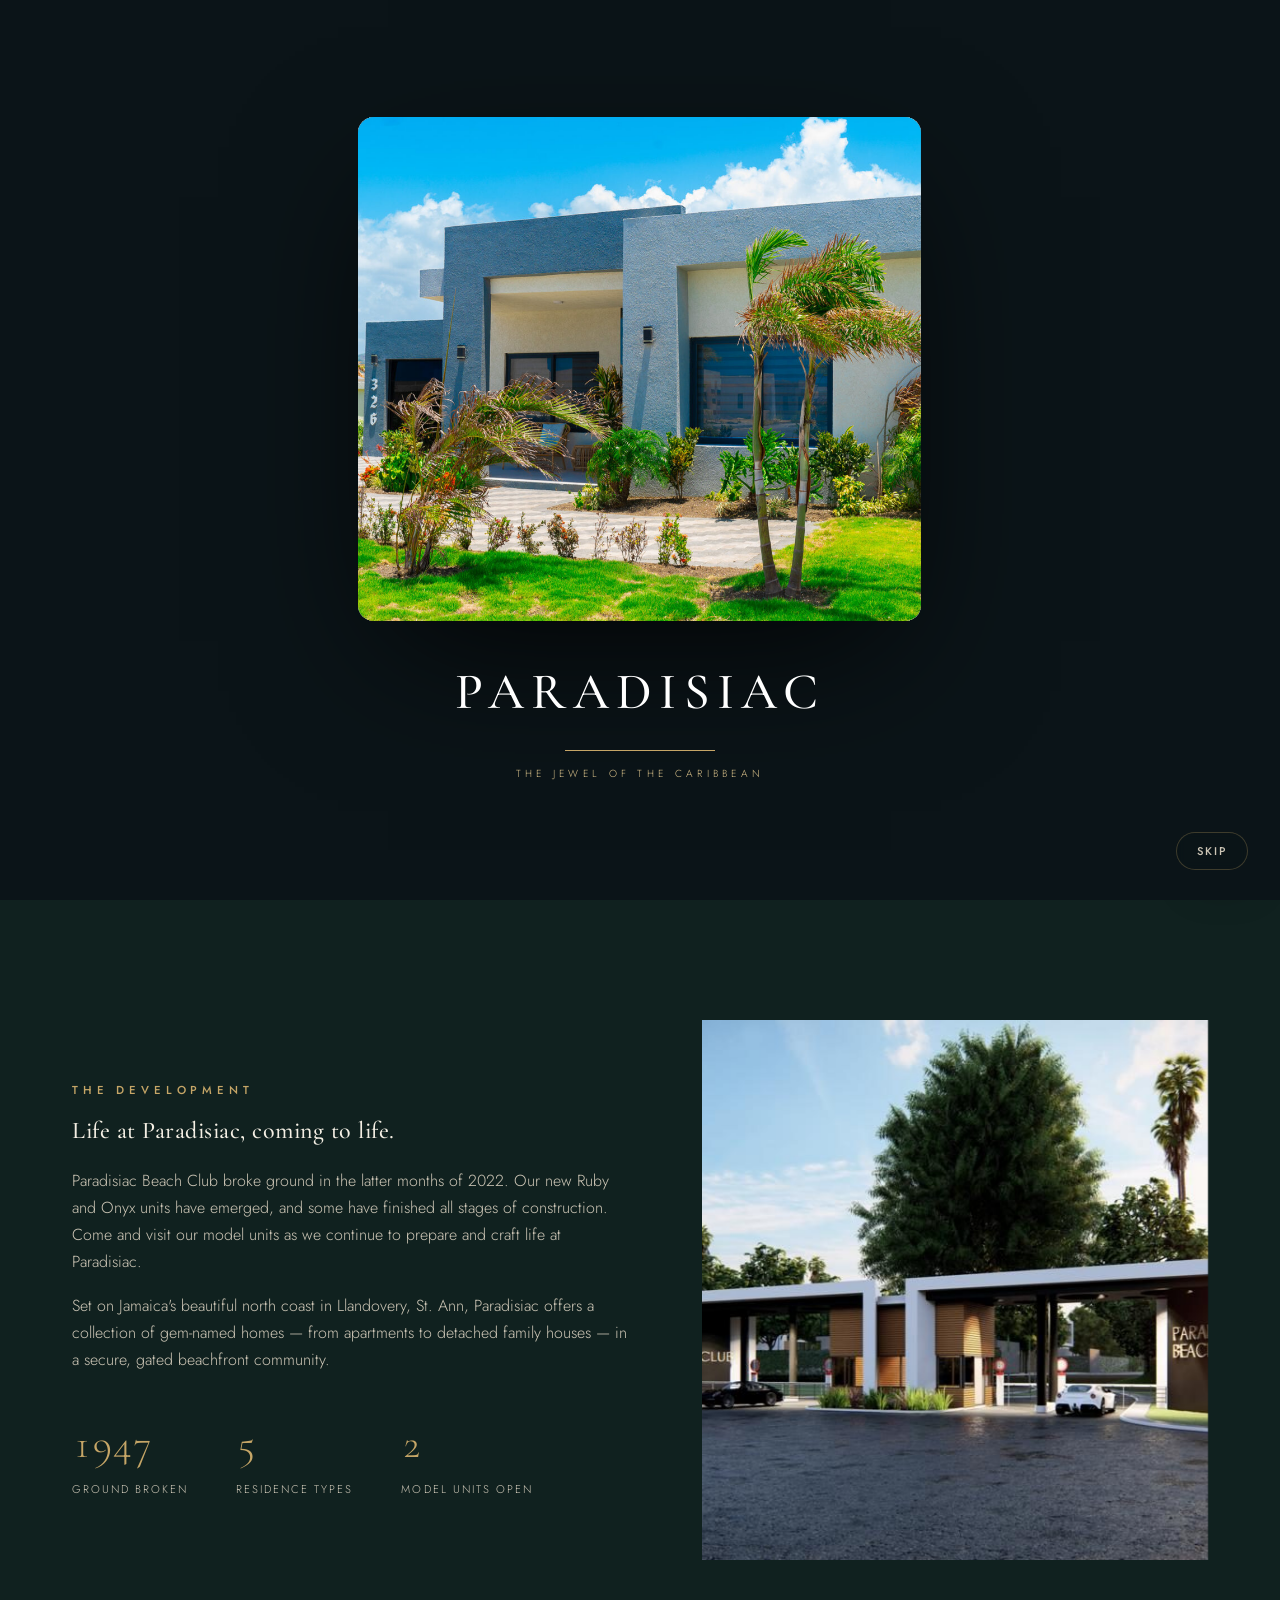
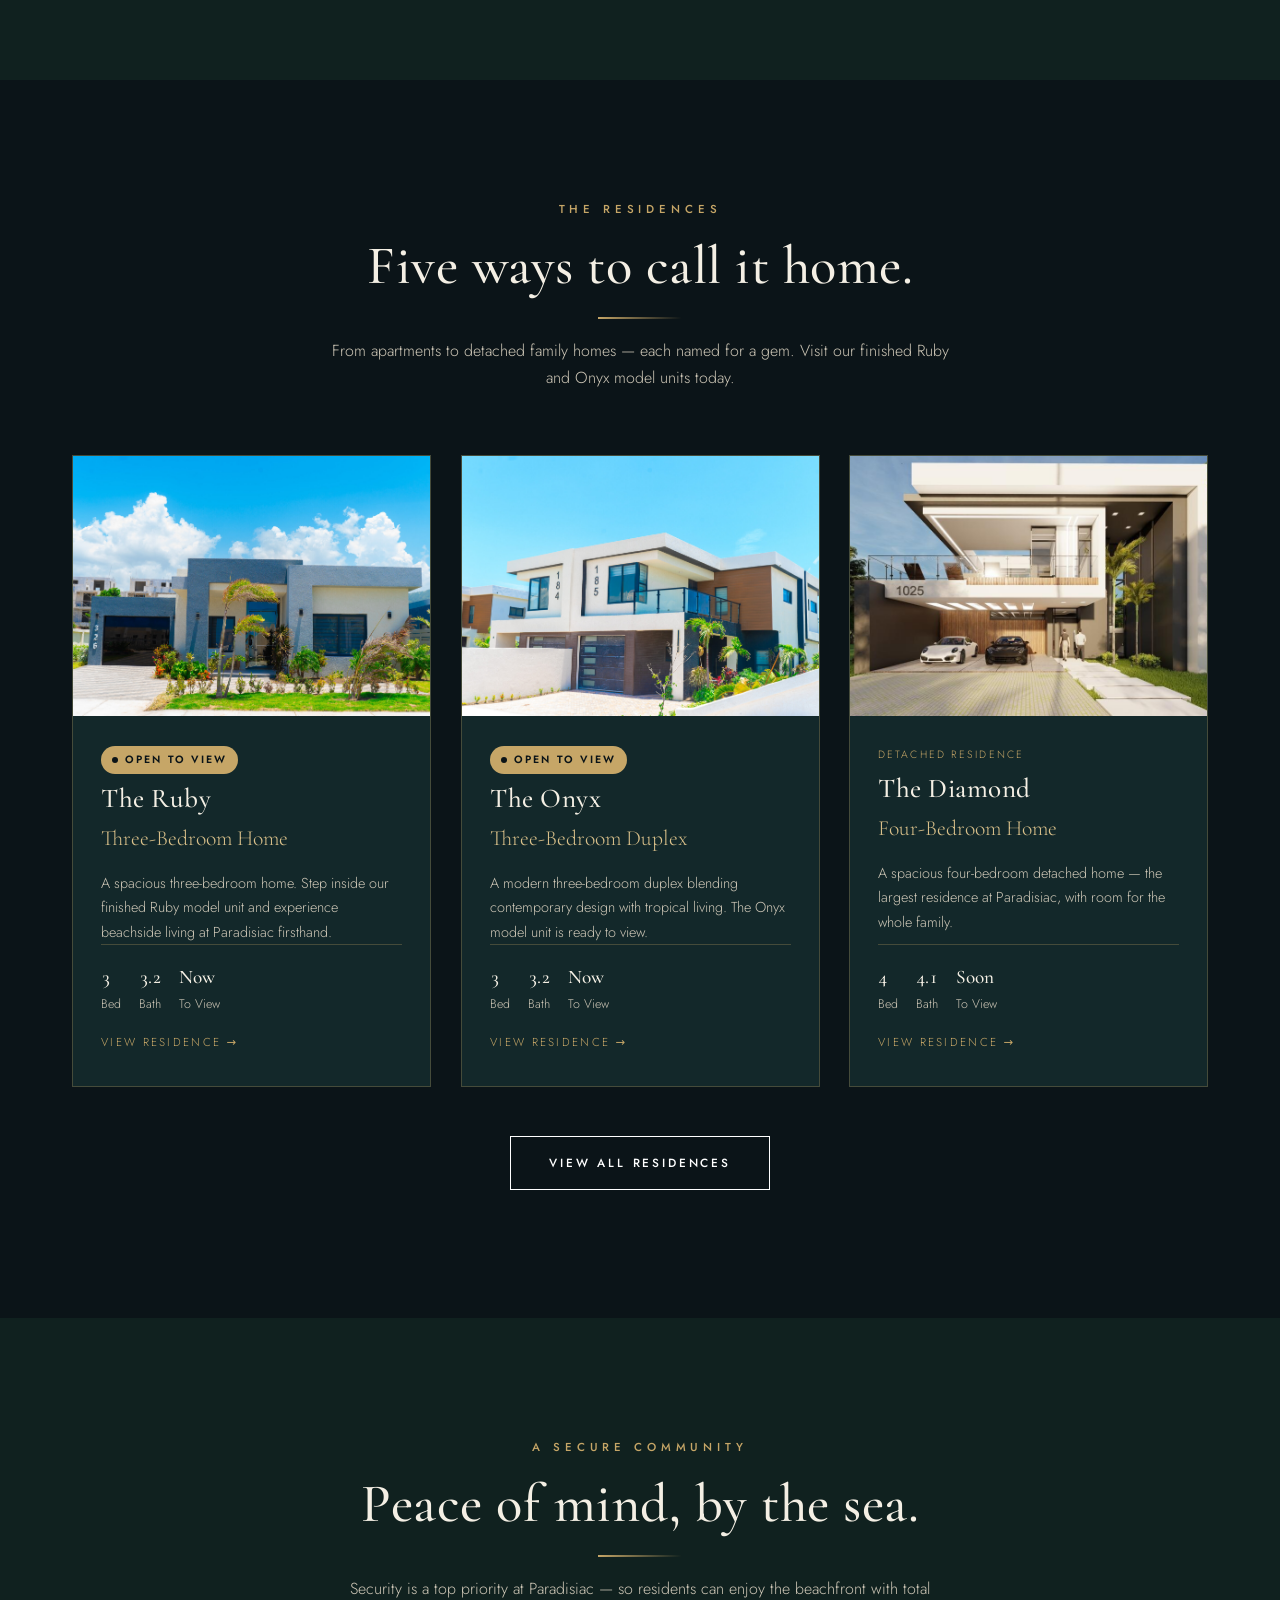
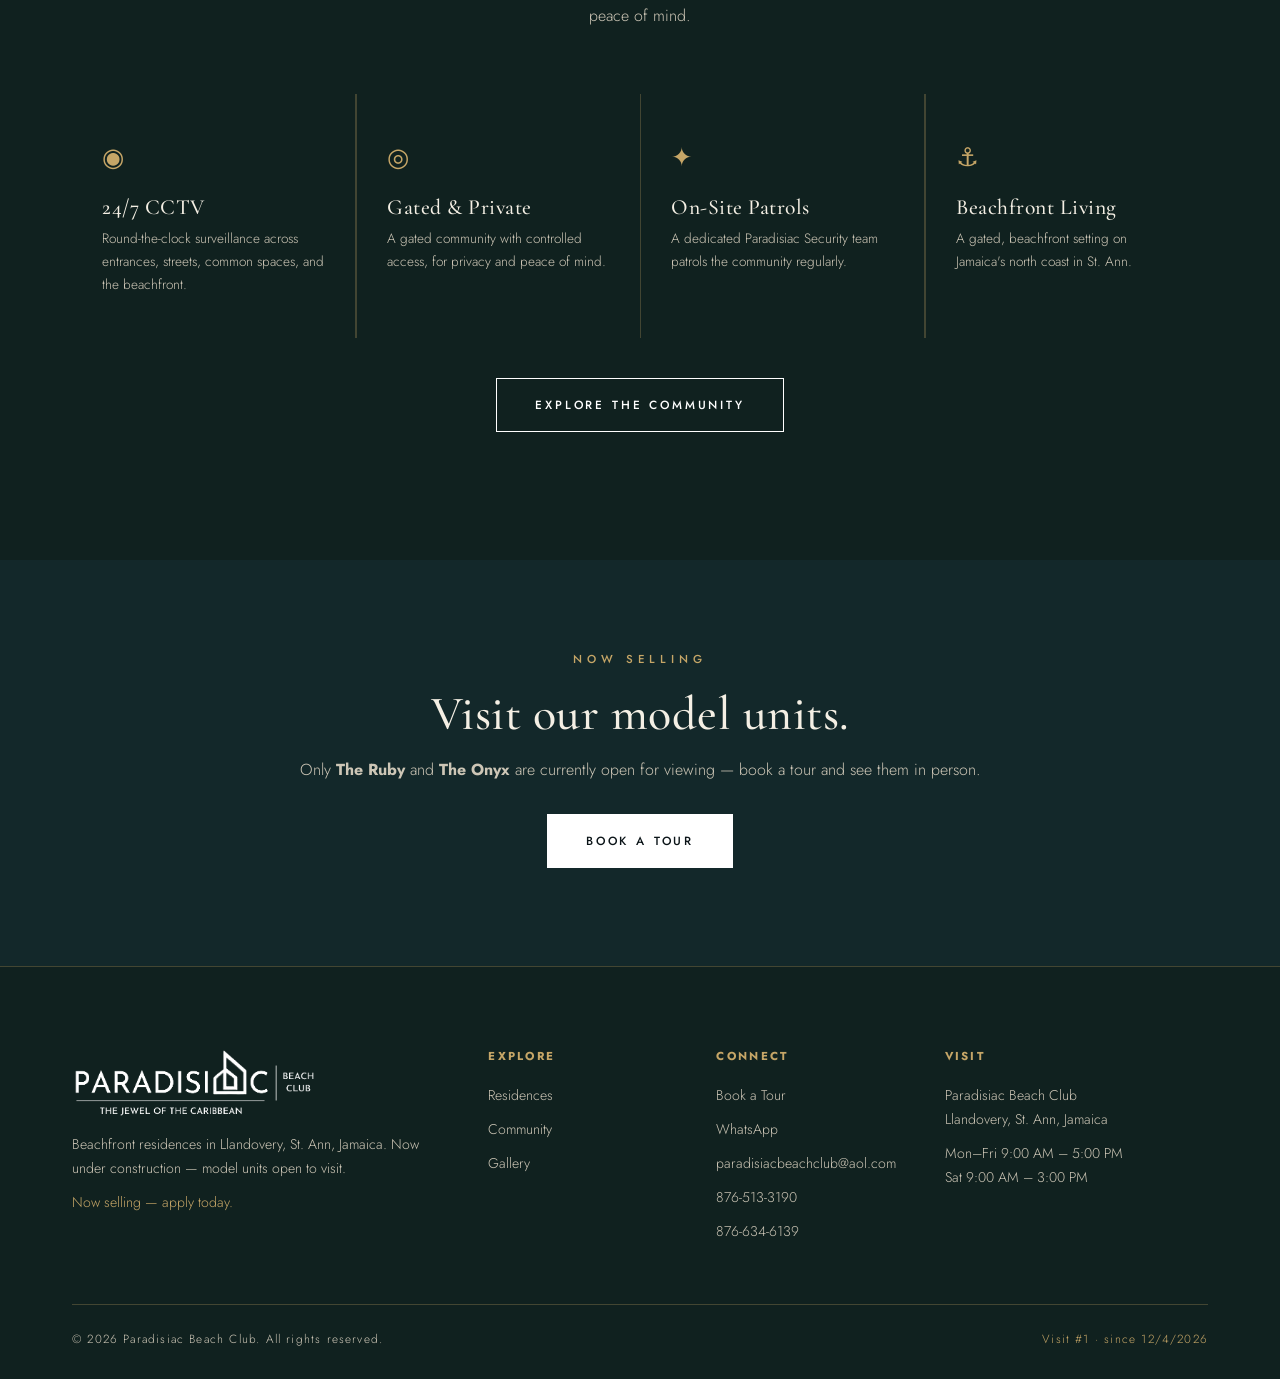
<file: index.html>
<!DOCTYPE html>
<html lang="en">
<head>
<meta charset="UTF-8" />
<meta name="viewport" content="width=device-width, initial-scale=1.0" />
<title>Paradisiac Beach Club — Beachfront Residences in St. Ann, Jamaica</title>
<meta name="description" content="Paradisiac Beach Club — beachfront residences under construction in Llandovery, St. Ann, Jamaica. Visit our Ruby and Onyx model units and apply for your new home." />
<link rel="canonical" href="https://paradisiacbeachclub.com/" />
<meta property="og:type" content="website" />
<meta property="og:title" content="Paradisiac Beach Club — Beachfront Residences in St. Ann, Jamaica" />
<meta property="og:description" content="Paradisiac Beach Club — beachfront residences under construction in Llandovery, St. Ann, Jamaica. Visit our Ruby and Onyx model units and apply for your new home." />
<meta property="og:image" content="https://chazrick-eng.github.io/paradisiac-website/assets/media/home-hero.jpg" />
<meta property="og:url" content="https://paradisiacbeachclub.com/" />
<meta name="twitter:card" content="summary_large_image" />
<script type="application/ld+json">
{"@context":"https://schema.org","@type":"RealEstateAgent","name":"Paradisiac Beach Club","description":"Beachfront residences under construction in Llandovery, St. Ann, Jamaica.","telephone":"+1-876-513-3190","email":"paradisiacbeachclub@aol.com","url":"https://paradisiacbeachclub.com/","address":{"@type":"PostalAddress","addressLocality":"Llandovery","addressRegion":"St. Ann","addressCountry":"Jamaica"},"openingHours":"Mo-Fr 09:00-17:00, Sa 09:00-15:00"}
</script>
<link rel="preconnect" href="https://fonts.googleapis.com" />
<link rel="preconnect" href="https://fonts.gstatic.com" crossorigin />
<link href="https://fonts.googleapis.com/css2?family=Cormorant+Garamond:wght@400;500;600;700&family=Jost:wght@300;400;500;600&display=swap" rel="stylesheet" />
<link rel="stylesheet" href="assets/styles.css" />
</head>
<body>
<a class="skip" href="#main">Skip to content</a><header id="hdr">
  <div class="wrap nav">
    <a href="index.html" class="brand" aria-label="Paradisiac Beach Club, home"><img src="assets/logo-nav-white.png" alt="Paradisiac Beach Club — The Jewel of the Caribbean" class="brand-logo" /></a>
    <nav class="nav-links" aria-label="Primary">
      <a href="residences.html">Residences</a>
      <a href="amenities.html">Community</a>
      <a href="gallery.html">Gallery</a>
      <a href="contact.html">Contact</a>
      <a href="contact.html" class="nav-cta">Book a Tour</a>
    </nav>
    <button class="burger" id="burger" aria-label="Open menu"><span></span><span></span><span></span></button>
  </div>
</header>
<div class="overlay" id="overlay"></div>
<nav class="mobile-nav" id="mobileNav" aria-label="Mobile">
  <button class="mobile-close" id="mobileClose" aria-label="Close menu">&times;</button>
  <a href="index.html">Home</a><a href="residences.html">Residences</a><a href="amenities.html">Community</a>
  <a href="gallery.html">Gallery</a><a href="contact.html">Contact</a><a href="contact.html">Book a Tour</a>
</nav>

<main id="main">
<div class="preloader" id="preloader" aria-hidden="true">
<div class="pl-stage"><div class="pl-card">
<div class="pl-cimg" style="--i:0;background-image:url('assets/media/club-02.jpg')"></div>
<div class="pl-cimg" style="--i:1;background-image:url('assets/media/onyx-g01.jpg')"></div>
<div class="pl-cimg" style="--i:2;background-image:url('assets/media/ruby-g08.jpg')"></div>
<div class="pl-cimg" style="--i:3;background-image:url('assets/media/club-03.jpg')"></div>
<div class="pl-cimg" style="--i:4;background-image:url('assets/media/onyx-g10.jpg')"></div>
<div class="pl-cimg" style="--i:5;background-image:url('assets/media/ruby-g10.jpg')"></div>
<div class="pl-cimg" style="--i:6;background-image:url('assets/media/ruby-g01.jpg')"></div>
</div></div>
<div class="pl-center"><div class="pl-word">PARADISIAC</div><div class="pl-line"></div><div class="pl-tag2">The Jewel of the Caribbean</div></div>
</div>
<section class="hero" id="top" style="padding:0;background:#0b1418 url('assets/media/ruby-g01.jpg') center/cover">
  <div class="hero-slides" aria-hidden="true">
    <div class="hero-slide" style="background-image:url('assets/media/ruby-g01.jpg')"></div>
    <div class="hero-slide" style="background-image:url('assets/media/onyx-g01.jpg')"></div>
    <div class="hero-slide" style="background-image:url('assets/media/club-03.jpg')"></div>
  </div>
  <div class="hero-cap" aria-hidden="true"><div class="wrap"><span>The Ruby</span><span>The Onyx</span><span>The Beach Club</span></div></div>
  <div class="wrap hero-inner">
    <div class="eyebrow">Llandovery, St. Ann, Jamaica</div>
    <h1 style="font-size:clamp(2.5rem,5.6vw,4.4rem);line-height:1.08">Jewel of the Caribbean<br><em style="font-size:.52em;display:inline-block;margin-top:.12em">Where the horizon becomes home</em></h1>
    <p>Paradisiac Beach Club is coming to life on Jamaica's north coast. Our Ruby and Onyx units are built — come visit the model units and apply for your new home by the sea.</p>
    <div class="hero-actions">
      <a href="contact.html" class="btn btn-solid">Book a Tour</a>
      <a href="residences.html" class="btn">View Residences</a>
    </div>
  </div>
  <div class="scroll-cue">Discover</div>
  <div class="hero-bar" aria-hidden="true"><i></i></div>
</section>

<section class="bg-2" id="about">
  <div class="wrap about-grid">
    <div>
      <div class="eyebrow">The Development</div>
      <h2>Life at Paradisiac, coming to life.</h2>
      <p style="margin-top:22px;color:var(--cream-dim)">Paradisiac Beach Club broke ground in the latter months of 2022. Our new Ruby and Onyx units have emerged, and some have finished all stages of construction. Come and visit our model units as we continue to prepare and craft life at Paradisiac.</p>
      <p style="margin-top:16px;color:var(--cream-dim)">Set on Jamaica's beautiful north coast in Llandovery, St. Ann, Paradisiac offers a collection of gem-named homes — from apartments to detached family houses — in a secure, gated beachfront community.</p>
      <div class="stats">
        <div class="stat"><div class="n">2022</div><div class="l">Ground Broken</div></div>
        <div class="stat"><div class="n">5</div><div class="l">Residence Types</div></div>
        <div class="stat"><div class="n">2</div><div class="l">Model Units Open</div></div>
      </div>
    </div>
    <img src="assets/media/home-about.jpg" alt="Paradisiac Beach Club" loading="lazy" />
  </div>
</section>

<section id="residences">
  <div class="wrap">
    <div class="section-head center">
      <div class="eyebrow">The Residences</div>
      <h2>Five ways to call it home.</h2>
      <p>From apartments to detached family homes — each named for a gem. Visit our finished Ruby and Onyx model units today.</p>
    </div>
    <div class="grid-3">
      <a class="card" href="residence-ruby.html">
        <div class="ph"><img src="assets/media/ruby.jpg" alt="The Ruby at Paradisiac Beach Club" loading="lazy"></div>
        <div class="card-body"><div class="tag tag-open">Open to View</div><h3>The Ruby</h3><div class="price">Three-Bedroom Home</div>
          <p style="color:var(--cream-dim);font-size:.9rem">A spacious three-bedroom home. Step inside our finished Ruby model unit and experience beachside living at Paradisiac firsthand.</p>
          <div class="meta"><span><b>3</b>Bed</span><span><b>3.5</b>Bath</span><span><b>Now</b>To View</span></div>
          <div class="card-link">View residence &rarr;</div></div>
      </a>
      <a class="card" href="residence-onyx.html">
        <div class="ph"><img src="assets/media/onyx.jpg" alt="The Onyx at Paradisiac Beach Club" loading="lazy"></div>
        <div class="card-body"><div class="tag tag-open">Open to View</div><h3>The Onyx</h3><div class="price">Three-Bedroom Duplex</div>
          <p style="color:var(--cream-dim);font-size:.9rem">A modern three-bedroom duplex blending contemporary design with tropical living. The Onyx model unit is ready to view.</p>
          <div class="meta"><span><b>3</b>Bed</span><span><b>3.5</b>Bath</span><span><b>Now</b>To View</span></div>
          <div class="card-link">View residence &rarr;</div></div>
      </a>
      <a class="card" href="residence-diamond.html">
        <div class="ph"><img src="assets/media/diamond.jpg" alt="The Diamond at Paradisiac Beach Club" loading="lazy"></div>
        <div class="card-body"><div class="tag">Detached Residence</div><h3>The Diamond</h3><div class="price">Four-Bedroom Home</div>
          <p style="color:var(--cream-dim);font-size:.9rem">A spacious four-bedroom detached home — the largest residence at Paradisiac, with room for the whole family.</p>
          <div class="meta"><span><b>4</b>Bed</span><span><b>4.5</b>Bath</span><span><b>Soon</b>To View</span></div>
          <div class="card-link">View residence &rarr;</div></div>
      </a>
    </div>
    <div style="text-align:center;margin-top:48px"><a href="residences.html" class="btn">View All Residences</a></div>
  </div>
</section>

<section class="bg-2">
  <div class="wrap">
    <div class="section-head center"><div class="eyebrow">A Secure Community</div><h2>Peace of mind, by the sea.</h2>
      <p>Security is a top priority at Paradisiac — so residents can enjoy the beachfront with total peace of mind.</p></div>
    <div class="amen-grid">
      <div class="item"><div class="ic">&#9673;</div><h4>24/7 CCTV</h4><p>Round-the-clock surveillance across entrances, streets, common spaces, and the beachfront.</p></div>
      <div class="item"><div class="ic">&#9678;</div><h4>Gated &amp; Private</h4><p>A gated community with controlled access, for privacy and peace of mind.</p></div>
      <div class="item"><div class="ic">&#10022;</div><h4>On-Site Patrols</h4><p>A dedicated Paradisiac Security team patrols the community regularly.</p></div>
      <div class="item"><div class="ic">&#9875;</div><h4>Beachfront Living</h4><p>A gated, beachfront setting on Jamaica's north coast in St. Ann.</p></div>
    </div>
    <div style="text-align:center;margin-top:40px"><a href="amenities.html" class="btn">Explore the Community</a></div>
  </div>
</section>

<section class="cta-strip">
  <div class="wrap">
    <div class="eyebrow" style="text-align:center">Now Selling</div>
    <h2>Visit our model units.</h2>
    <p>Only <b>The Ruby</b> and <b>The Onyx</b> are currently open for viewing — book a tour and see them in person.</p>
    <a href="contact.html" class="btn btn-solid">Book a Tour</a>
  </div>
</section>
</main>

<footer>
  <div class="wrap">
    <div class="foot-grid">
      <div><div class="foot-brand"><img src="assets/logo-white.png" alt="Paradisiac Beach Club" class="foot-logo" /></div><p>Beachfront residences in Llandovery, St. Ann, Jamaica. Now under construction — model units open to visit.</p><p style="color:var(--gold);margin-top:10px">Now selling — apply today.</p></div>
      <div><h5>Explore</h5><a href="residences.html">Residences</a><a href="amenities.html">Community</a><a href="gallery.html">Gallery</a></div>
      <div><h5>Connect</h5><a href="contact.html">Book a Tour</a><a href="https://wa.me/18765133190">WhatsApp</a><a href="mailto:paradisiacbeachclub@aol.com">paradisiacbeachclub@aol.com</a><a href="tel:+18765133190">876-513-3190</a><a href="tel:+18766346139">876-634-6139</a></div>
      <div><h5>Visit</h5><p>Paradisiac Beach Club<br>Llandovery, St. Ann, Jamaica</p><p>Mon–Fri 9:00 AM – 5:00 PM<br>Sat 9:00 AM – 3:00 PM</p></div>
    </div>
    <div class="foot-bottom"><span>© 2026 Paradisiac Beach Club. All rights reserved.</span><span class="visit-badge" id="visitBadge">Loading visit data&hellip;</span></div>
  </div>
</footer>

<a class="chat-fab wa-fab" href="https://wa.me/18765133190" target="_blank" rel="noopener" aria-label="Chat with us on WhatsApp" title="Chat with us on WhatsApp"><svg viewBox="0 0 32 32" width="30" height="30" fill="currentColor" aria-hidden="true"><path d="M16 .5C7.4.5.5 7.4.5 16c0 2.8.7 5.4 2 7.7L.5 31.5l8-2.1c2.2 1.2 4.8 1.9 7.5 1.9 8.6 0 15.5-6.9 15.5-15.5S24.6.5 16 .5zm0 28.3c-2.4 0-4.7-.6-6.7-1.8l-.5-.3-4.7 1.2 1.3-4.6-.3-.5c-1.3-2.1-2-4.5-2-7 0-7.2 5.9-13.1 13.1-13.1 3.5 0 6.8 1.4 9.3 3.9 2.5 2.5 3.9 5.8 3.9 9.3-.1 7.2-6 13-13.2 13zm7.2-9.8c-.4-.2-2.3-1.1-2.7-1.3-.4-.1-.6-.2-.9.2-.3.4-1 1.3-1.2 1.5-.2.2-.4.3-.8.1-.4-.2-1.7-.6-3.2-2-1.2-1.1-2-2.4-2.2-2.8-.2-.4 0-.6.2-.8.2-.2.4-.4.6-.7.2-.2.3-.4.4-.7.1-.3 0-.5 0-.7-.1-.2-.9-2.1-1.2-2.9-.3-.8-.6-.7-.9-.7h-.8c-.3 0-.7.1-1 .5-.4.4-1.3 1.3-1.3 3.1s1.4 3.6 1.5 3.9c.2.3 2.7 4.1 6.5 5.8.9.4 1.6.6 2.2.8.9.3 1.7.2 2.4.1.7-.1 2.3-.9 2.6-1.9.3-.9.3-1.7.2-1.9-.1-.1-.3-.2-.7-.4z"/></svg></a>
<script src="assets/site.js"></script>
</body>
</html>
</file>
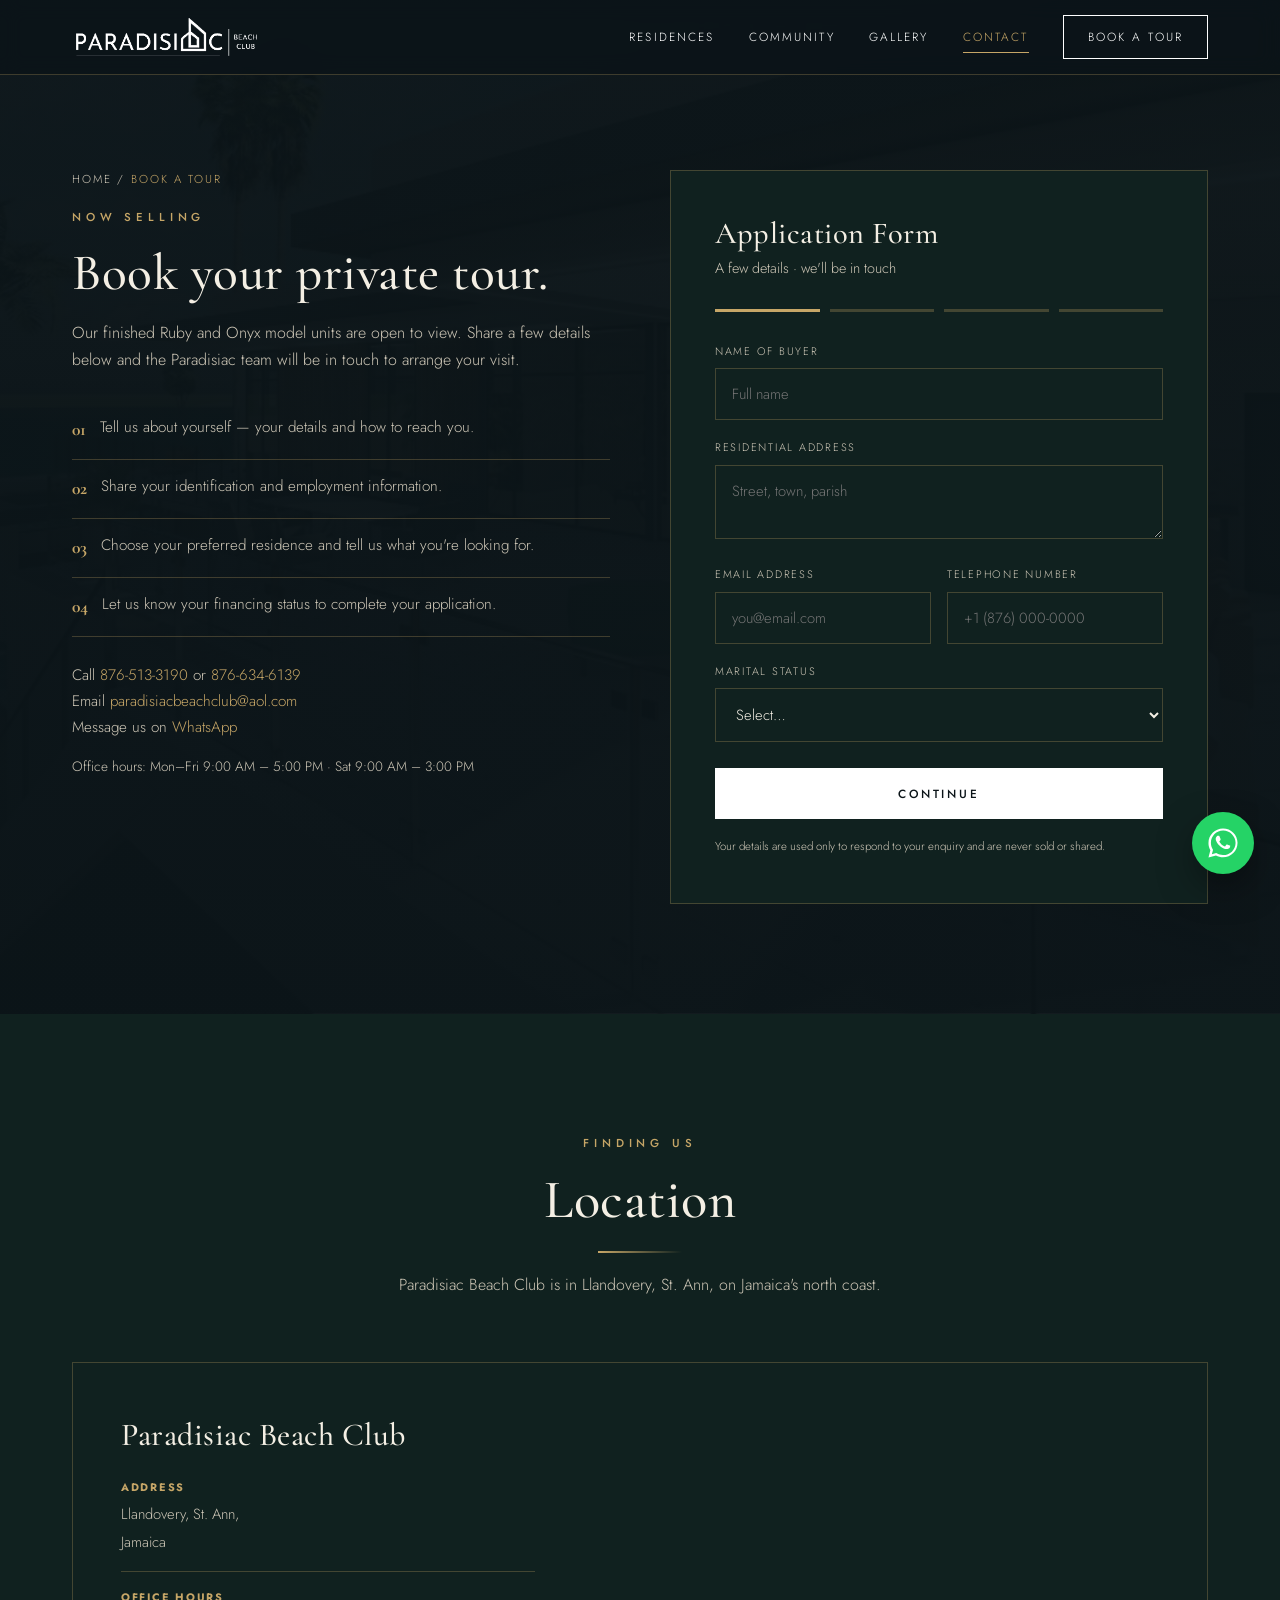
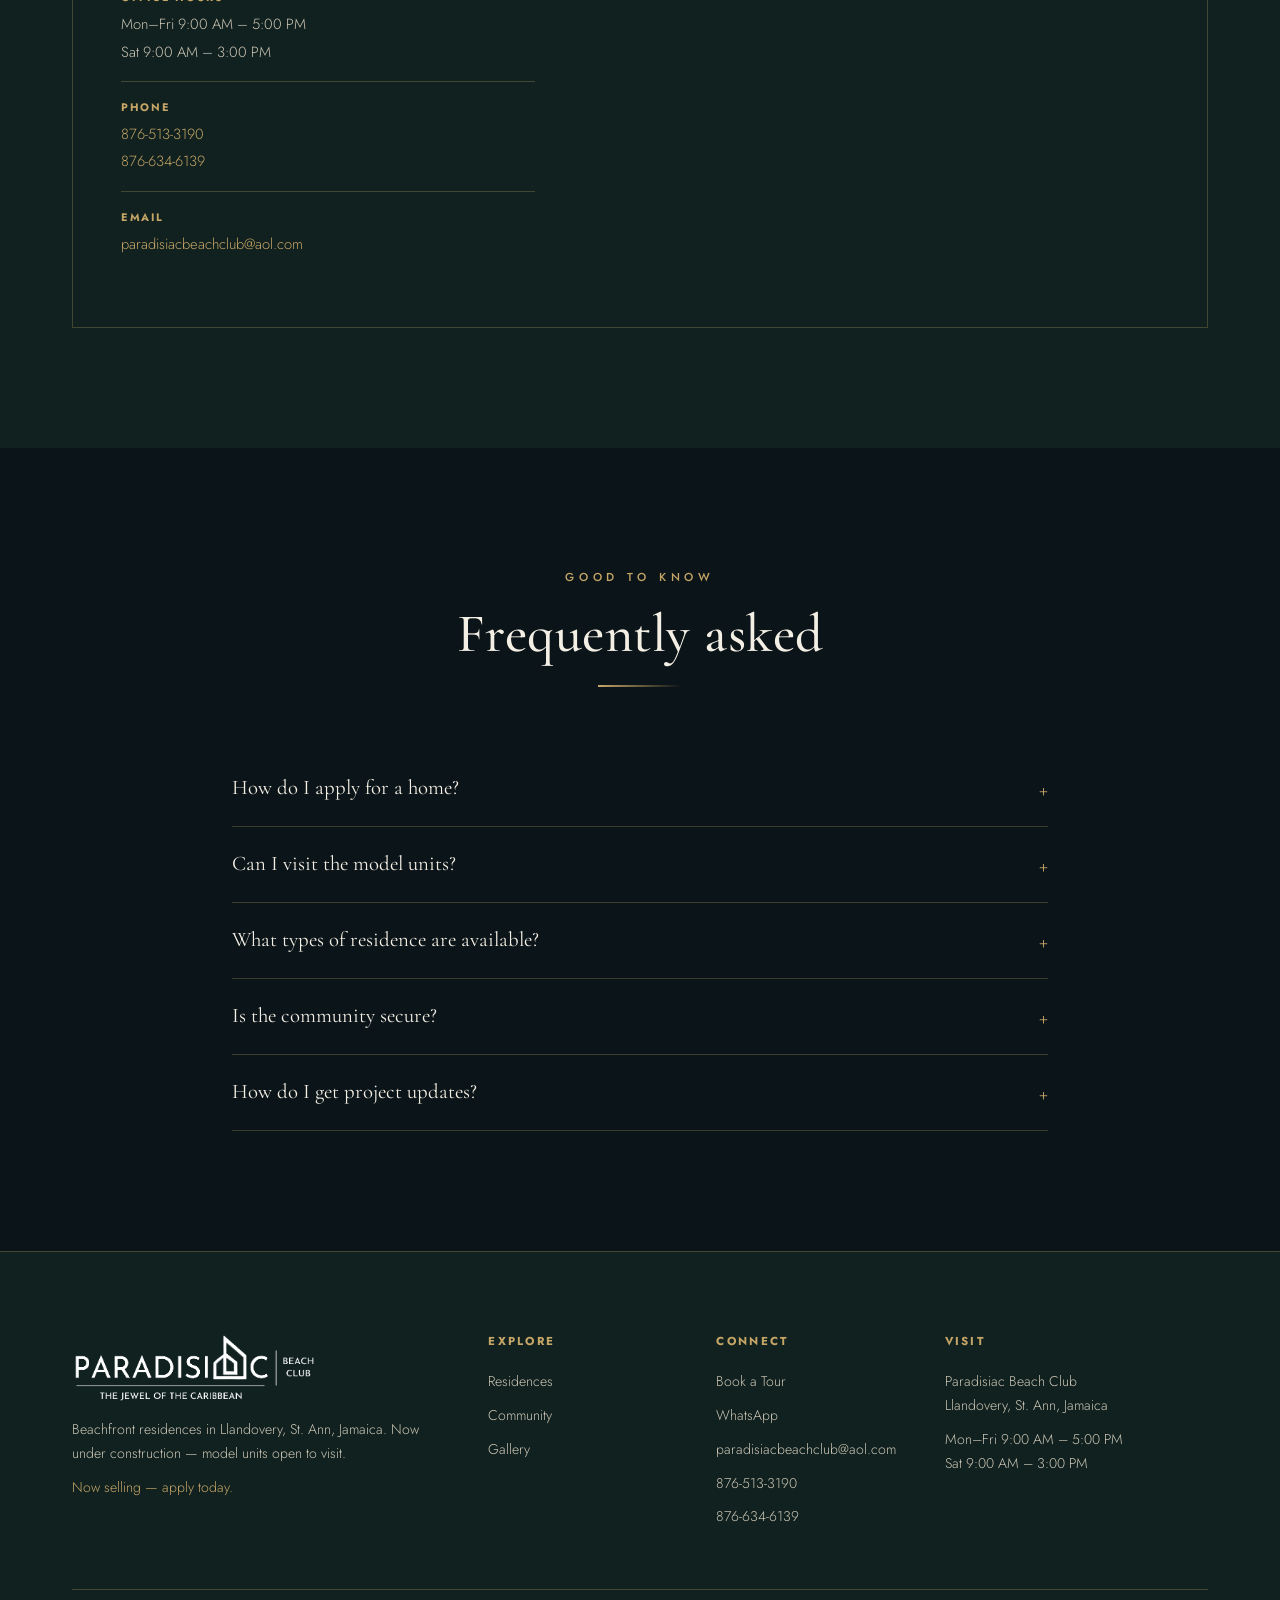
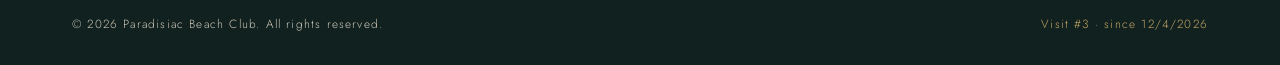
<file: contact.html>
<!DOCTYPE html>
<html lang="en">
<head>
<meta charset="UTF-8" />
<meta name="viewport" content="width=device-width, initial-scale=1.0" />
<title>Book a Tour — Paradisiac Beach Club, St. Ann, Jamaica</title>
<meta name="description" content="Book a private tour of our Ruby and Onyx model units at Paradisiac Beach Club, and apply for your new home in Llandovery, St. Ann, Jamaica." />
<link rel="canonical" href="https://paradisiacbeachclub.com/contact.html" />
<meta property="og:type" content="website" />
<meta property="og:title" content="Book a Tour — Paradisiac Beach Club, St. Ann, Jamaica" />
<meta property="og:description" content="Book a private tour of our Ruby and Onyx model units at Paradisiac Beach Club, and apply for your new home in Llandovery, St. Ann, Jamaica." />
<meta property="og:image" content="https://chazrick-eng.github.io/paradisiac-website/assets/media/contact-hero.jpg" />
<meta property="og:url" content="https://paradisiacbeachclub.com/contact.html" />
<meta name="twitter:card" content="summary_large_image" />
<script type="application/ld+json">
{"@context":"https://schema.org","@type":"RealEstateAgent","name":"Paradisiac Beach Club","description":"Beachfront residences under construction in Llandovery, St. Ann, Jamaica.","telephone":"+1-876-513-3190","email":"paradisiacbeachclub@aol.com","url":"https://paradisiacbeachclub.com/","address":{"@type":"PostalAddress","addressLocality":"Llandovery","addressRegion":"St. Ann","addressCountry":"Jamaica"},"openingHours":"Mo-Fr 09:00-17:00, Sa 09:00-15:00"}
</script>
<link rel="preconnect" href="https://fonts.googleapis.com" />
<link rel="preconnect" href="https://fonts.gstatic.com" crossorigin />
<link href="https://fonts.googleapis.com/css2?family=Cormorant+Garamond:wght@400;500;600;700&family=Jost:wght@300;400;500;600&display=swap" rel="stylesheet" />
<link rel="stylesheet" href="assets/styles.css" />
</head>
<body>
<a class="skip" href="#main">Skip to content</a><header id="hdr" class="solid">
  <div class="wrap nav">
    <a href="index.html" class="brand" aria-label="Paradisiac Beach Club, home"><img src="assets/logo-nav-white.png" alt="Paradisiac Beach Club — The Jewel of the Caribbean" class="brand-logo" /></a>
    <nav class="nav-links" aria-label="Primary">
      <a href="residences.html">Residences</a>
      <a href="amenities.html">Community</a>
      <a href="gallery.html">Gallery</a>
      <a href="contact.html" class="active">Contact</a>
      <a href="contact.html" class="nav-cta">Book a Tour</a>
    </nav>
    <button class="burger" id="burger" aria-label="Open menu"><span></span><span></span><span></span></button>
  </div>
</header>
<div class="overlay" id="overlay"></div>
<nav class="mobile-nav" id="mobileNav" aria-label="Mobile">
  <button class="mobile-close" id="mobileClose" aria-label="Close menu">&times;</button>
  <a href="index.html">Home</a><a href="residences.html">Residences</a><a href="amenities.html">Community</a>
  <a href="gallery.html">Gallery</a><a href="contact.html">Contact</a><a href="contact.html">Book a Tour</a>
</nav>

<main id="main">
<section class="reserve subhero" id="reserve" style="background-image:linear-gradient(rgba(11,20,24,.9),rgba(11,20,24,.94)),url('assets/media/contact-hero.jpg');padding-top:170px">
  <div class="wrap reserve-grid">
    <div class="reserve-copy">
      <div class="crumbs"><a href="index.html">Home</a> / <span>Book a Tour</span></div>
      <div class="eyebrow">Now Selling</div>
      <h2>Book your private tour.</h2>
      <p style="margin-top:18px;color:var(--cream-dim)">Our finished Ruby and Onyx model units are open to view. Share a few details below and the Paradisiac team will be in touch to arrange your visit.</p>
      <ul>
        <li><b>01</b><span>Tell us about yourself — your details and how to reach you.</span></li>
        <li><b>02</b><span>Share your identification and employment information.</span></li>
        <li><b>03</b><span>Choose your preferred residence and tell us what you're looking for.</span></li>
        <li><b>04</b><span>Let us know your financing status to complete your application.</span></li>
      </ul>
      <p style="margin-top:26px;font-size:.95rem;color:var(--cream-dim)">Call <a href="tel:+18765133190" style="color:var(--gold)">876-513-3190</a> or <a href="tel:+18766346139" style="color:var(--gold)">876-634-6139</a><br>
      Email <a href="mailto:paradisiacbeachclub@aol.com" style="color:var(--gold)">paradisiacbeachclub@aol.com</a><br>
      Message us on <a href="https://wa.me/18765133190" style="color:var(--gold)">WhatsApp</a></p>
      <p style="margin-top:14px;font-size:.85rem;color:var(--cream-dim)">Office hours: Mon–Fri 9:00 AM – 5:00 PM · Sat 9:00 AM – 3:00 PM</p>
    </div>

    <div class="panel">
      <h3>Application Form</h3>
      <div class="sub">A few details · we'll be in touch</div>
      <div class="steps"><div class="dot active" data-d="1"></div><div class="dot" data-d="2"></div><div class="dot" data-d="3"></div><div class="dot" data-d="4"></div></div>
      <form id="leadForm" onsubmit="return false">
        <div class="form-step active" data-step="1">
          <div class="field"><label for="fname">Name of buyer</label><input id="fname" placeholder="Full name" /></div>
          <div class="field"><label for="address">Residential address</label><textarea id="address" rows="2" placeholder="Street, town, parish"></textarea></div>
          <div class="two">
            <div class="field"><label for="email">Email address</label><input id="email" type="email" placeholder="you@email.com" /></div>
            <div class="field"><label for="phone">Telephone number</label><input id="phone" type="tel" placeholder="+1 (876) 000-0000" /></div>
          </div>
          <div class="field"><label for="marital">Marital status</label>
            <select id="marital"><option value="">Select&hellip;</option><option>Single</option><option>Married</option><option>Divorced</option><option>Widowed</option><option>Other</option></select></div>
          <div class="form-nav"><button type="button" class="btn btn-solid" onclick="goStep(2)">Continue</button></div>
        </div>
        <div class="form-step" data-step="2">
          <div class="two">
            <div class="field"><label for="idnum">Identification number</label><input id="idnum" placeholder="ID number" /></div>
            <div class="field"><label for="idtype">ID type</label>
              <select id="idtype"><option value="">Select&hellip;</option><option>Driver's Licence</option><option>Voter's ID</option><option>Passport</option><option>Other</option></select></div>
          </div>
          <div class="field"><label for="idother">If other, specify</label><input id="idother" placeholder="Other ID type (optional)" /></div>
          <div class="two">
            <div class="field"><label for="occupation">Occupation</label><input id="occupation" placeholder="Your occupation" /></div>
            <div class="field"><label for="tenure">How long have you worked there?</label><input id="tenure" placeholder="e.g. 3 years" /></div>
          </div>
          <div class="two">
            <div class="field"><label for="income">Net income</label><input id="income" placeholder="Amount" /></div>
            <div class="field"><label for="currency">Currency</label>
              <select id="currency"><option value="">Select&hellip;</option><option>GBP</option><option>USD</option><option>CAD</option><option>JMD</option></select></div>
          </div>
          <div class="field"><label for="placeofwork">Place of work</label><input id="placeofwork" placeholder="Employer / company" /></div>
          <div class="two">
            <div class="field"><label for="workphone">Work phone number</label><input id="workphone" type="tel" placeholder="Work number" /></div>
            <div class="field"><label for="prevwork">Previous place of work &amp; duration</label><input id="prevwork" placeholder="Employer, years" /></div>
          </div>
          <div class="form-nav"><button type="button" class="btn" onclick="goStep(1)">Back</button><button type="button" class="btn btn-solid" onclick="goStep(3)">Continue</button></div>
        </div>
        <div class="form-step" data-step="3">
          <div class="field"><label for="interest">Preferred residence</label>
            <select id="interest">
              <option value="">Select a residence&hellip;</option>
              <option>The Ruby &ndash; three-bedroom home</option>
              <option>The Onyx &ndash; three-bedroom duplex</option>
              <option>The Emerald &ndash; three-bedroom townhouse</option>
              <option>The Sapphire &ndash; Condominium</option>
              <option>The Diamond &ndash; five-bedroom house</option>
            </select></div>
          <div class="two">
            <div class="field"><label for="condobeds">Condominium bedrooms</label>
              <select id="condobeds"><option value="">If condominium&hellip;</option><option>One bedroom</option><option>Two bedroom</option><option>Three bedroom</option></select></div>
            <div class="field"><label for="lot">Preferred lot number</label><input id="lot" placeholder="Lot no. (optional)" /></div>
          </div>
          <div class="field"><label for="prompted">What prompted you to buy a new home?</label><textarea id="prompted" rows="3" placeholder="Tell us a little about what you're looking for"></textarea></div>
          <div class="form-nav"><button type="button" class="btn" onclick="goStep(2)">Back</button><button type="button" class="btn btn-solid" onclick="goStep(4)">Continue</button></div>
        </div>
        <div class="form-step" data-step="4">
          <div class="field"><label for="financing">Do you have arranged financing?</label>
            <select id="financing"><option value="">Select&hellip;</option><option>Yes</option><option>No</option><option>Not yet</option></select></div>
          <div class="field"><label for="fintype">Type of financing</label>
            <select id="fintype"><option value="">Select&hellip;</option><option>Cash</option><option>Mortgage</option></select></div>
          <div class="field"><label for="prequal">Have you been pre-qualified, pre-approved, or informed of your maximum purchase amount?</label>
            <select id="prequal"><option value="">Select&hellip;</option><option>Yes</option><option>No</option><option>Not sure</option></select></div>
          <div class="form-nav"><button type="button" class="btn" onclick="goStep(3)">Back</button><button type="button" class="btn btn-solid" onclick="submitLead()">Submit Application</button></div>
        </div>
      </form>
      <div class="success" id="success">
        <div class="check">&#10003;</div><h3 style="font-size:1.6rem">Application received</h3>
        <p style="color:var(--cream-dim);margin-top:10px" id="successMsg">Thank you — the Paradisiac team will be in touch shortly.</p>
        <button type="button" class="btn" style="margin-top:24px" onclick="resetForm()">Submit another</button>
      </div>
      <p class="privacy">Your details are used only to respond to your enquiry and are never sold or shared.</p>
    </div>
  </div>
</section>

<section class="bg-2" id="location">
  <div class="wrap">
    <div class="section-head center"><div class="eyebrow">Finding Us</div><h2>Location</h2>
      <p>Paradisiac Beach Club is in Llandovery, St. Ann, on Jamaica's north coast.</p></div>
    <div class="map-grid">
      <div class="map-info">
        <h3>Paradisiac Beach Club</h3>
        <div class="row"><b>Address</b><span>Llandovery, St. Ann,<br>Jamaica</span></div>
        <div class="row"><b>Office Hours</b><span>Mon–Fri 9:00 AM – 5:00 PM<br>Sat 9:00 AM – 3:00 PM</span></div>
        <div class="row"><b>Phone</b><span><a href="tel:+18765133190" style="color:var(--gold)">876-513-3190</a><br><a href="tel:+18766346139" style="color:var(--gold)">876-634-6139</a></span></div>
        <div class="row" style="border:none"><b>Email</b><span><a href="mailto:paradisiacbeachclub@aol.com" style="color:var(--gold)">paradisiacbeachclub@aol.com</a></span></div>
      </div>
      <div class="map-embed">
        <iframe title="Map to Paradisiac Beach Club" loading="lazy" referrerpolicy="no-referrer-when-downgrade"
          src="https://maps.google.com/maps?q=Llandovery%20St%20Ann%20Jamaica&t=&z=12&ie=UTF8&iwloc=&output=embed"></iframe>
      </div>
    </div>
  </div>
</section>

<section id="faq">
  <div class="wrap" style="max-width:880px">
    <div class="section-head center"><div class="eyebrow">Good to Know</div><h2>Frequently asked</h2></div>
    <div class="faq-item">
      <button class="faq-q" aria-expanded="false"><span>How do I apply for a home?</span><span class="pm">+</span></button>
      <div class="faq-a"><div>Submit the application form above, or call us on 876-513-3190. The team will follow up with next steps, floor plans, availability and pricing.</div></div>
    </div>
    <div class="faq-item">
      <button class="faq-q" aria-expanded="false"><span>Can I visit the model units?</span><span class="pm">+</span></button>
      <div class="faq-a"><div>Yes — our Ruby and Onyx model units are finished and open to view. Choose a time on the form above and we'll confirm. Office hours are Mon–Fri 9am–5pm and Sat 9am–3pm.</div></div>
    </div>
    <div class="faq-item">
      <button class="faq-q" aria-expanded="false"><span>What types of residence are available?</span><span class="pm">+</span></button>
      <div class="faq-a"><div>Five gem-named homes: The Ruby (3-bed home), The Onyx (3-bed duplex), The Sapphire (1 &amp; 2-bed apartments, 3 floors), The Emerald (3-bed townhouse, 2 floors) and The Diamond (5-bed house, 2 floors).</div></div>
    </div>
    <div class="faq-item">
      <button class="faq-q" aria-expanded="false"><span>Is the community secure?</span><span class="pm">+</span></button>
      <div class="faq-a"><div>Yes. Security is a top priority — 24/7 CCTV across the community and a dedicated Paradisiac Security team on regular patrols, in a gated setting with concrete roads and underground utilities throughout.</div></div>
    </div>
    <div class="faq-item">
      <button class="faq-q" aria-expanded="false"><span>How do I get project updates?</span><span class="pm">+</span></button>
      <div class="faq-a"><div>Join our newsletter for exclusive development updates, or message us on WhatsApp. Choose "Join the newsletter" on the form above.</div></div>
    </div>
  </div>
</section>
</main>

<footer>
  <div class="wrap">
    <div class="foot-grid">
      <div><div class="foot-brand"><img src="assets/logo-white.png" alt="Paradisiac Beach Club" class="foot-logo" /></div><p>Beachfront residences in Llandovery, St. Ann, Jamaica. Now under construction — model units open to visit.</p><p style="color:var(--gold);margin-top:10px">Now selling — apply today.</p></div>
      <div><h5>Explore</h5><a href="residences.html">Residences</a><a href="amenities.html">Community</a><a href="gallery.html">Gallery</a></div>
      <div><h5>Connect</h5><a href="contact.html">Book a Tour</a><a href="https://wa.me/18765133190">WhatsApp</a><a href="mailto:paradisiacbeachclub@aol.com">paradisiacbeachclub@aol.com</a><a href="tel:+18765133190">876-513-3190</a><a href="tel:+18766346139">876-634-6139</a></div>
      <div><h5>Visit</h5><p>Paradisiac Beach Club<br>Llandovery, St. Ann, Jamaica</p><p>Mon–Fri 9:00 AM – 5:00 PM<br>Sat 9:00 AM – 3:00 PM</p></div>
    </div>
    <div class="foot-bottom"><span>© 2026 Paradisiac Beach Club. All rights reserved.</span><span class="visit-badge" id="visitBadge">Loading visit data&hellip;</span></div>
  </div>
</footer>

<a class="chat-fab wa-fab" href="https://wa.me/18765133190" target="_blank" rel="noopener" aria-label="Chat with us on WhatsApp" title="Chat with us on WhatsApp"><svg viewBox="0 0 32 32" width="30" height="30" fill="currentColor" aria-hidden="true"><path d="M16 .5C7.4.5.5 7.4.5 16c0 2.8.7 5.4 2 7.7L.5 31.5l8-2.1c2.2 1.2 4.8 1.9 7.5 1.9 8.6 0 15.5-6.9 15.5-15.5S24.6.5 16 .5zm0 28.3c-2.4 0-4.7-.6-6.7-1.8l-.5-.3-4.7 1.2 1.3-4.6-.3-.5c-1.3-2.1-2-4.5-2-7 0-7.2 5.9-13.1 13.1-13.1 3.5 0 6.8 1.4 9.3 3.9 2.5 2.5 3.9 5.8 3.9 9.3-.1 7.2-6 13-13.2 13zm7.2-9.8c-.4-.2-2.3-1.1-2.7-1.3-.4-.1-.6-.2-.9.2-.3.4-1 1.3-1.2 1.5-.2.2-.4.3-.8.1-.4-.2-1.7-.6-3.2-2-1.2-1.1-2-2.4-2.2-2.8-.2-.4 0-.6.2-.8.2-.2.4-.4.6-.7.2-.2.3-.4.4-.7.1-.3 0-.5 0-.7-.1-.2-.9-2.1-1.2-2.9-.3-.8-.6-.7-.9-.7h-.8c-.3 0-.7.1-1 .5-.4.4-1.3 1.3-1.3 3.1s1.4 3.6 1.5 3.9c.2.3 2.7 4.1 6.5 5.8.9.4 1.6.6 2.2.8.9.3 1.7.2 2.4.1.7-.1 2.3-.9 2.6-1.9.3-.9.3-1.7.2-1.9-.1-.1-.3-.2-.7-.4z"/></svg></a>
<script src="assets/site.js"></script>
</body>
</html>
</file>
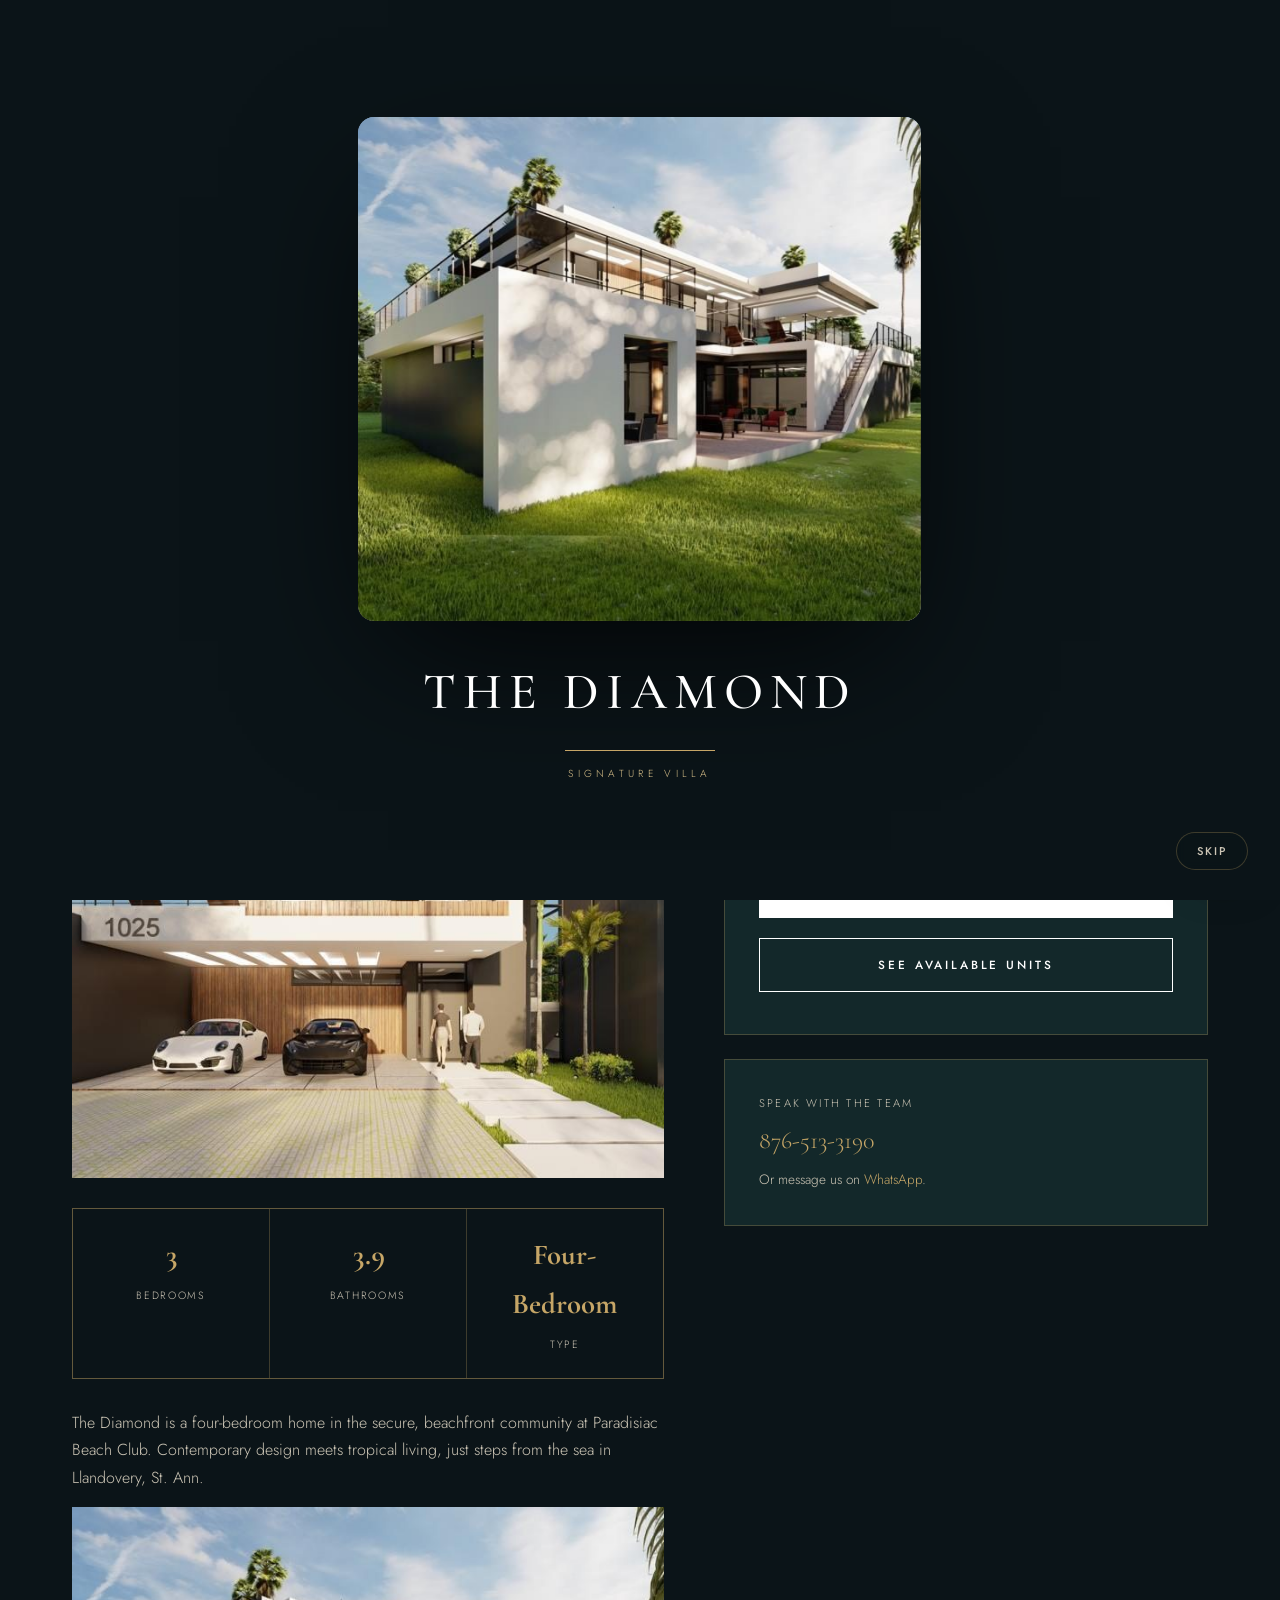
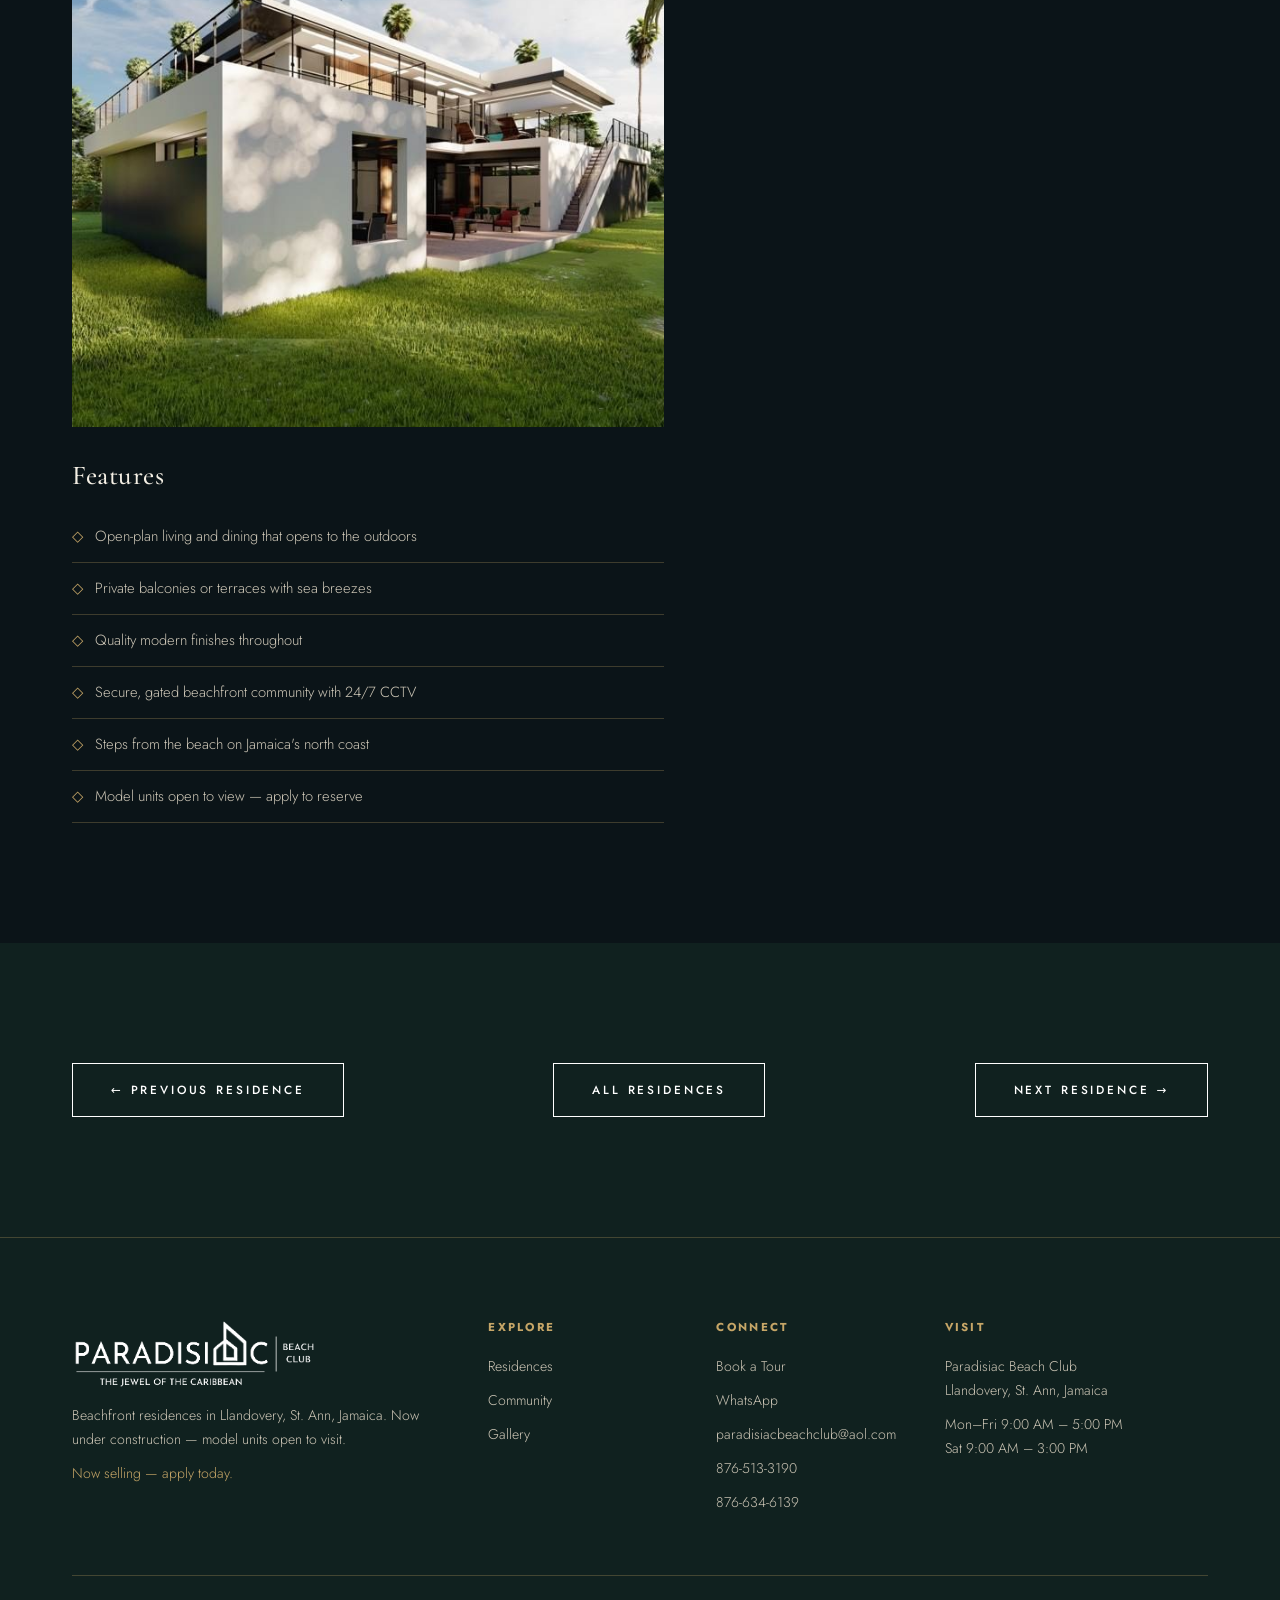
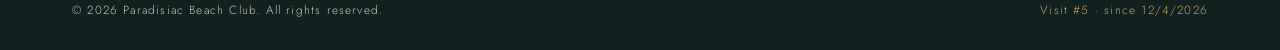
<file: residence-diamond.html>
<!DOCTYPE html>
<html lang="en">
<head>
<meta charset="UTF-8" />
<meta name="viewport" content="width=device-width, initial-scale=1.0" />
<title>The Diamond — Paradisiac Beach Club</title>
<meta name="description" content="The Diamond: a four-bedroom home at Paradisiac Beach Club, Llandovery, St. Ann, Jamaica. A spacious four-bedroom detached home — the largest residence at Paradisiac, with room for the whole family." />
<link rel="canonical" href="https://paradisiacbeachclub.com/residence-diamond.html" />
<meta property="og:type" content="website" />
<meta property="og:title" content="The Diamond — Paradisiac Beach Club" />
<meta property="og:description" content="The Diamond: a four-bedroom home at Paradisiac Beach Club, Llandovery, St. Ann, Jamaica. A spacious four-bedroom detached home — the largest residence at Paradisiac, with room for the whole family." />
<meta property="og:image" content="https://chazrick-eng.github.io/paradisiac-website/assets/media/diamond.jpg" />
<meta property="og:url" content="https://paradisiacbeachclub.com/residence-diamond.html" />
<meta name="twitter:card" content="summary_large_image" />
<script type="application/ld+json">
{"@context":"https://schema.org","@type":"RealEstateAgent","name":"Paradisiac Beach Club","description":"Beachfront residences under construction in Llandovery, St. Ann, Jamaica.","telephone":"+1-876-513-3190","email":"paradisiacbeachclub@aol.com","url":"https://paradisiacbeachclub.com/","address":{"@type":"PostalAddress","addressLocality":"Llandovery","addressRegion":"St. Ann","addressCountry":"Jamaica"},"openingHours":"Mo-Fr 09:00-17:00, Sa 09:00-15:00"}
</script>
<link rel="preconnect" href="https://fonts.googleapis.com" />
<link rel="preconnect" href="https://fonts.gstatic.com" crossorigin />
<link href="https://fonts.googleapis.com/css2?family=Cormorant+Garamond:wght@400;500;600;700&family=Jost:wght@300;400;500;600&display=swap" rel="stylesheet" />
<link rel="stylesheet" href="assets/styles.css" />
</head>
<body>
<div class="preloader" id="preloader" data-ms="2000" style="--plstep:.58s;--pldur:.6s" aria-hidden="true">
<div class="pl-stage"><div class="pl-card">
<div class="pl-cimg" style="--i:0;background-image:url('assets/media/diamond.jpg')"></div>
<div class="pl-cimg" style="--i:1;background-image:url('assets/media/diamond-int.jpg')"></div>
</div></div>
<div class="pl-center"><div class="pl-word">THE DIAMOND</div><div class="pl-line"></div><div class="pl-tag2">Signature Villa</div></div>
</div>
<a class="skip" href="#main">Skip to content</a><header id="hdr" class="solid">
  <div class="wrap nav">
    <a href="index.html" class="brand" aria-label="Paradisiac Beach Club, home"><img src="assets/logo-nav-white.png" alt="Paradisiac Beach Club — The Jewel of the Caribbean" class="brand-logo" /></a>
    <nav class="nav-links" aria-label="Primary">
      <a href="residences.html" class="active">Residences</a>
      <a href="amenities.html">Community</a>
      <a href="gallery.html">Gallery</a>
      <a href="contact.html">Contact</a>
      <a href="contact.html" class="nav-cta">Book a Tour</a>
    </nav>
    <button class="burger" id="burger" aria-label="Open menu"><span></span><span></span><span></span></button>
  </div>
</header>
<div class="overlay" id="overlay"></div>
<nav class="mobile-nav" id="mobileNav" aria-label="Mobile">
  <button class="mobile-close" id="mobileClose" aria-label="Close menu">&times;</button>
  <a href="index.html">Home</a><a href="residences.html">Residences</a><a href="amenities.html">Community</a>
  <a href="gallery.html">Gallery</a><a href="contact.html">Contact</a><a href="contact.html">Book a Tour</a>
</nav>

<main id="main">
<section class="subhero" style="background-image:linear-gradient(rgba(11,20,24,.55),rgba(11,20,24,.75)),url('assets/media/diamond.jpg')">
  <div class="wrap">
    <div class="crumbs"><a href="index.html">Home</a> / <a href="residences.html">Residences</a> / <span>The Diamond</span></div>
    <div class="eyebrow">Detached Residence</div>
    <h1>The Diamond</h1>
    <p>A spacious four-bedroom detached home — the largest residence at Paradisiac, with room for the whole family.</p>
  </div>
</section>

<section>
  <div class="wrap listing-grid">
    <div>
      <img src="assets/media/diamond.jpg" alt="The Diamond at Paradisiac Beach Club" loading="lazy" />
      <div class="spec-row">
        <div class="s"><b>4</b><span>Bedrooms</span></div>
        <div class="s"><b>4.5</b><span>Bathrooms</span></div>
        <div class="s"><b>Four-Bedroom</b><span>Type</span></div>
      </div>
      <p style="color:var(--cream-dim)">The Diamond is a four-bedroom home in the secure, beachfront community at Paradisiac Beach Club. Contemporary design meets tropical living, just steps from the sea in Llandovery, St. Ann.</p>
      <img src="assets/media/diamond-int.jpg" alt="Inside The Diamond at Paradisiac Beach Club" loading="lazy" style="margin-top:16px" />
      <h3 style="font-size:1.7rem;margin:34px 0 4px">Features</h3>
      <ul class="feature-list"><li>Open-plan living and dining that opens to the outdoors</li><li>Private balconies or terraces with sea breezes</li><li>Quality modern finishes throughout</li><li>Secure, gated beachfront community with 24/7 CCTV</li><li>Steps from the beach on Jamaica's north coast</li><li>Model units open to view — apply to reserve</li></ul>
    </div>
    <aside>
      <div class="price-block">
        <div class="from">Now Selling</div>
        <div class="amt" style="font-size:1.9rem">Viewing Soon</div>
        <p style="color:var(--cream-dim);font-size:.88rem;margin-top:8px">The Diamond is not yet open for viewing — the Ruby and Onyx model units are currently available. Prices, floor plans and availability are shared on application.</p>
        <a href="contact.html" class="btn btn-solid" style="width:100%;margin-top:20px">Register Interest</a>
        <a href="residences.html" class="btn" style="width:100%;margin-top:12px">See Available Units</a>
      </div>
      <div class="price-block">
        <div class="from" style="margin-bottom:8px">Speak with the team</div>
        <a href="tel:+18765133190" style="color:var(--gold);font-family:var(--serif);font-size:1.5rem">876-513-3190</a>
        <p style="color:var(--cream-dim);font-size:.85rem;margin-top:6px">Or message us on <a href="https://wa.me/18765133190" style="color:var(--gold)">WhatsApp</a>.</p>
      </div>
    </aside>
  </div>
</section>

<section class="bg-2">
  <div class="wrap" style="display:flex;justify-content:space-between;gap:20px;flex-wrap:wrap">
    <a class="btn" href="residence-emerald.html">&larr; Previous residence</a>
    <a class="btn" href="residences.html">All residences</a>
    <a class="btn" href="residence-ruby.html">Next residence &rarr;</a>
  </div>
</section>
</main>

<footer>
  <div class="wrap">
    <div class="foot-grid">
      <div><div class="foot-brand"><img src="assets/logo-white.png" alt="Paradisiac Beach Club" class="foot-logo" /></div><p>Beachfront residences in Llandovery, St. Ann, Jamaica. Now under construction — model units open to visit.</p><p style="color:var(--gold);margin-top:10px">Now selling — apply today.</p></div>
      <div><h5>Explore</h5><a href="residences.html">Residences</a><a href="amenities.html">Community</a><a href="gallery.html">Gallery</a></div>
      <div><h5>Connect</h5><a href="contact.html">Book a Tour</a><a href="https://wa.me/18765133190">WhatsApp</a><a href="mailto:paradisiacbeachclub@aol.com">paradisiacbeachclub@aol.com</a><a href="tel:+18765133190">876-513-3190</a><a href="tel:+18766346139">876-634-6139</a></div>
      <div><h5>Visit</h5><p>Paradisiac Beach Club<br>Llandovery, St. Ann, Jamaica</p><p>Mon–Fri 9:00 AM – 5:00 PM<br>Sat 9:00 AM – 3:00 PM</p></div>
    </div>
    <div class="foot-bottom"><span>© 2026 Paradisiac Beach Club. All rights reserved.</span><span class="visit-badge" id="visitBadge">Loading visit data&hellip;</span></div>
  </div>
</footer>

<a class="chat-fab wa-fab" href="https://wa.me/18765133190" target="_blank" rel="noopener" aria-label="Chat with us on WhatsApp" title="Chat with us on WhatsApp"><svg viewBox="0 0 32 32" width="30" height="30" fill="currentColor" aria-hidden="true"><path d="M16 .5C7.4.5.5 7.4.5 16c0 2.8.7 5.4 2 7.7L.5 31.5l8-2.1c2.2 1.2 4.8 1.9 7.5 1.9 8.6 0 15.5-6.9 15.5-15.5S24.6.5 16 .5zm0 28.3c-2.4 0-4.7-.6-6.7-1.8l-.5-.3-4.7 1.2 1.3-4.6-.3-.5c-1.3-2.1-2-4.5-2-7 0-7.2 5.9-13.1 13.1-13.1 3.5 0 6.8 1.4 9.3 3.9 2.5 2.5 3.9 5.8 3.9 9.3-.1 7.2-6 13-13.2 13zm7.2-9.8c-.4-.2-2.3-1.1-2.7-1.3-.4-.1-.6-.2-.9.2-.3.4-1 1.3-1.2 1.5-.2.2-.4.3-.8.1-.4-.2-1.7-.6-3.2-2-1.2-1.1-2-2.4-2.2-2.8-.2-.4 0-.6.2-.8.2-.2.4-.4.6-.7.2-.2.3-.4.4-.7.1-.3 0-.5 0-.7-.1-.2-.9-2.1-1.2-2.9-.3-.8-.6-.7-.9-.7h-.8c-.3 0-.7.1-1 .5-.4.4-1.3 1.3-1.3 3.1s1.4 3.6 1.5 3.9c.2.3 2.7 4.1 6.5 5.8.9.4 1.6.6 2.2.8.9.3 1.7.2 2.4.1.7-.1 2.3-.9 2.6-1.9.3-.9.3-1.7.2-1.9-.1-.1-.3-.2-.7-.4z"/></svg></a>
<script src="assets/site.js"></script>
</body>
</html>
</file>
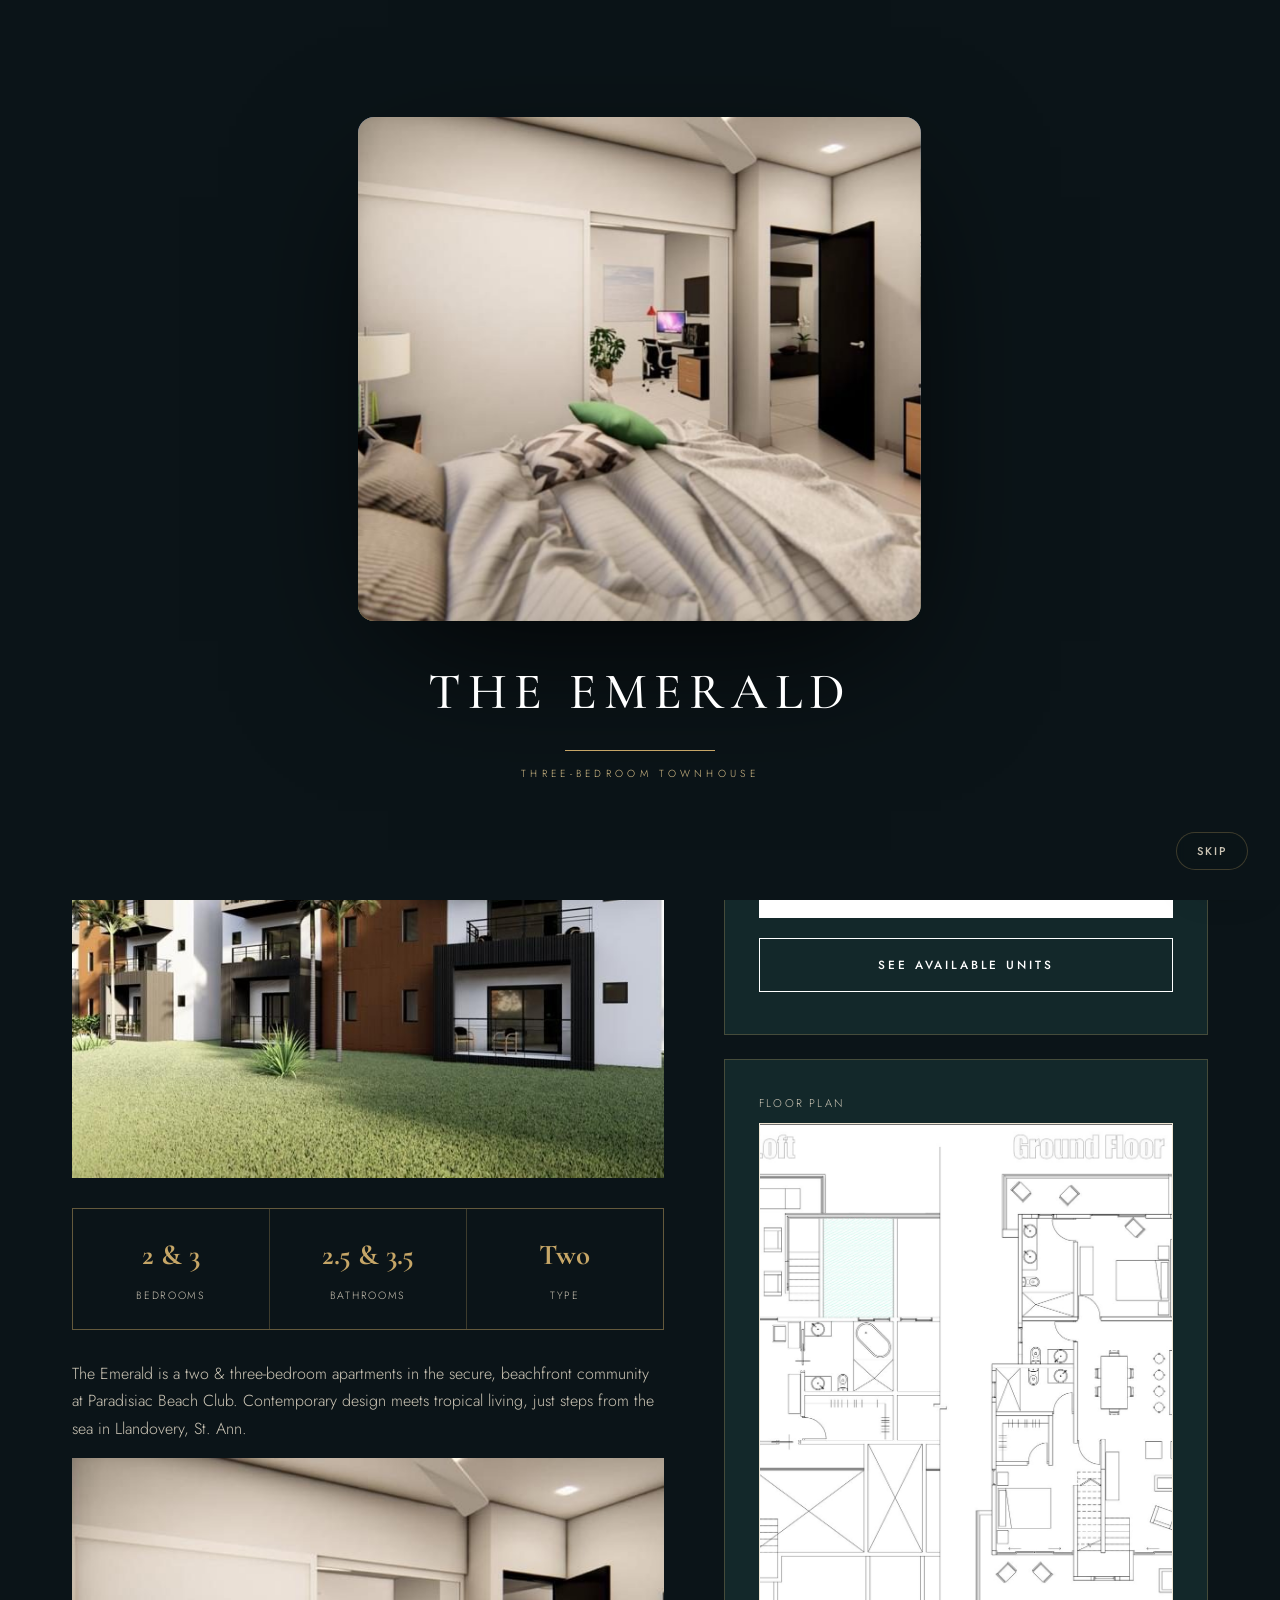
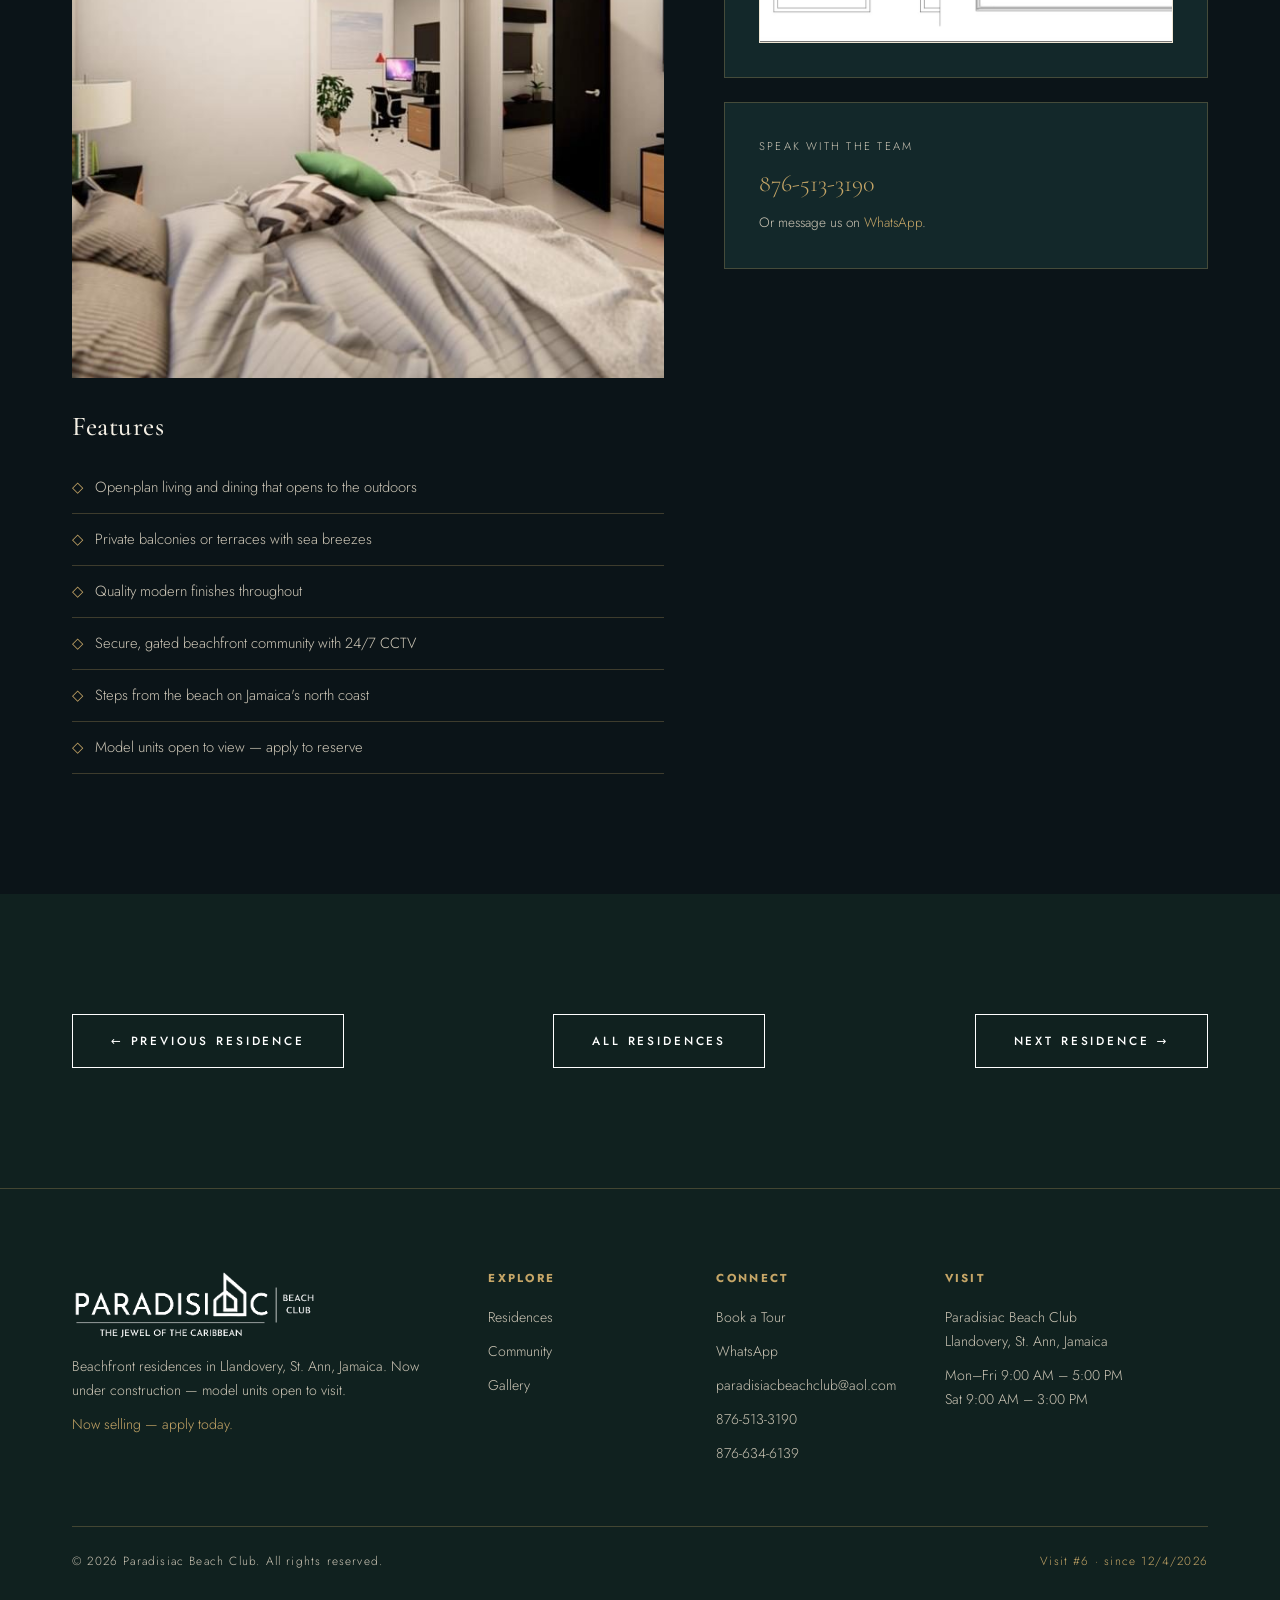
<file: residence-emerald.html>
<!DOCTYPE html>
<html lang="en">
<head>
<meta charset="UTF-8" />
<meta name="viewport" content="width=device-width, initial-scale=1.0" />
<title>The Emerald — Paradisiac Beach Club</title>
<meta name="description" content="The Emerald: a two & three-bedroom apartments at Paradisiac Beach Club, Llandovery, St. Ann, Jamaica. Light-filled two and three-bedroom apartments across three floors, with loft layouts and views toward the sea." />
<link rel="canonical" href="https://paradisiacbeachclub.com/residence-emerald.html" />
<meta property="og:type" content="website" />
<meta property="og:title" content="The Emerald — Paradisiac Beach Club" />
<meta property="og:description" content="The Emerald: a two & three-bedroom apartments at Paradisiac Beach Club, Llandovery, St. Ann, Jamaica. Light-filled two and three-bedroom apartments across three floors, with loft layouts and views toward the sea." />
<meta property="og:image" content="https://chazrick-eng.github.io/paradisiac-website/assets/media/emerald.jpg" />
<meta property="og:url" content="https://paradisiacbeachclub.com/residence-emerald.html" />
<meta name="twitter:card" content="summary_large_image" />
<script type="application/ld+json">
{"@context":"https://schema.org","@type":"RealEstateAgent","name":"Paradisiac Beach Club","description":"Beachfront residences under construction in Llandovery, St. Ann, Jamaica.","telephone":"+1-876-513-3190","email":"paradisiacbeachclub@aol.com","url":"https://paradisiacbeachclub.com/","address":{"@type":"PostalAddress","addressLocality":"Llandovery","addressRegion":"St. Ann","addressCountry":"Jamaica"},"openingHours":"Mo-Fr 09:00-17:00, Sa 09:00-15:00"}
</script>
<link rel="preconnect" href="https://fonts.googleapis.com" />
<link rel="preconnect" href="https://fonts.gstatic.com" crossorigin />
<link href="https://fonts.googleapis.com/css2?family=Cormorant+Garamond:wght@400;500;600;700&family=Jost:wght@300;400;500;600&display=swap" rel="stylesheet" />
<link rel="stylesheet" href="assets/styles.css" />
</head>
<body>
<div class="preloader" id="preloader" data-ms="2000" style="--plstep:.58s;--pldur:.6s" aria-hidden="true">
<div class="pl-stage"><div class="pl-card">
<div class="pl-cimg" style="--i:0;background-image:url('assets/media/emerald.jpg')"></div>
<div class="pl-cimg" style="--i:1;background-image:url('assets/media/emerald-int.jpg')"></div>
</div></div>
<div class="pl-center"><div class="pl-word">THE EMERALD</div><div class="pl-line"></div><div class="pl-tag2">Three-Bedroom Townhouse</div></div>
</div>
<a class="skip" href="#main">Skip to content</a><header id="hdr" class="solid">
  <div class="wrap nav">
    <a href="index.html" class="brand" aria-label="Paradisiac Beach Club, home"><img src="assets/logo-nav-white.png" alt="Paradisiac Beach Club — The Jewel of the Caribbean" class="brand-logo" /></a>
    <nav class="nav-links" aria-label="Primary">
      <a href="residences.html" class="active">Residences</a>
      <a href="amenities.html">Community</a>
      <a href="gallery.html">Gallery</a>
      <a href="contact.html">Contact</a>
      <a href="contact.html" class="nav-cta">Book a Tour</a>
    </nav>
    <button class="burger" id="burger" aria-label="Open menu"><span></span><span></span><span></span></button>
  </div>
</header>
<div class="overlay" id="overlay"></div>
<nav class="mobile-nav" id="mobileNav" aria-label="Mobile">
  <button class="mobile-close" id="mobileClose" aria-label="Close menu">&times;</button>
  <a href="index.html">Home</a><a href="residences.html">Residences</a><a href="amenities.html">Community</a>
  <a href="gallery.html">Gallery</a><a href="contact.html">Contact</a><a href="contact.html">Book a Tour</a>
</nav>

<main id="main">
<section class="subhero" style="background-image:linear-gradient(rgba(11,20,24,.55),rgba(11,20,24,.75)),url('assets/media/emerald.jpg')">
  <div class="wrap">
    <div class="crumbs"><a href="index.html">Home</a> / <a href="residences.html">Residences</a> / <span>The Emerald</span></div>
    <div class="eyebrow">Apartments · 3 Floors</div>
    <h1>The Emerald</h1>
    <p>Light-filled two and three-bedroom apartments across three floors, with loft layouts and views toward the sea.</p>
  </div>
</section>

<section>
  <div class="wrap listing-grid">
    <div>
      <img src="assets/media/emerald.jpg" alt="The Emerald at Paradisiac Beach Club" loading="lazy" />
      <div class="spec-row">
        <div class="s"><b>2 & 3</b><span>Bedrooms</span></div>
        <div class="s"><b>2.5 & 3.5</b><span>Bathrooms</span></div>
        <div class="s"><b>Two</b><span>Type</span></div>
      </div>
      <p style="color:var(--cream-dim)">The Emerald is a two & three-bedroom apartments in the secure, beachfront community at Paradisiac Beach Club. Contemporary design meets tropical living, just steps from the sea in Llandovery, St. Ann.</p>
      <img src="assets/media/emerald-int.jpg" alt="Inside The Emerald at Paradisiac Beach Club" loading="lazy" style="margin-top:16px" />
      <h3 style="font-size:1.7rem;margin:34px 0 4px">Features</h3>
      <ul class="feature-list"><li>Open-plan living and dining that opens to the outdoors</li><li>Private balconies or terraces with sea breezes</li><li>Quality modern finishes throughout</li><li>Secure, gated beachfront community with 24/7 CCTV</li><li>Steps from the beach on Jamaica's north coast</li><li>Model units open to view — apply to reserve</li></ul>
    </div>
    <aside>
      <div class="price-block">
        <div class="from">Now Selling</div>
        <div class="amt" style="font-size:1.9rem">Viewing Soon</div>
        <p style="color:var(--cream-dim);font-size:.88rem;margin-top:8px">The Emerald is not yet open for viewing — the Ruby and Onyx model units are currently available. Prices, floor plans and availability are shared on application.</p>
        <a href="contact.html" class="btn btn-solid" style="width:100%;margin-top:20px">Register Interest</a>
        <a href="residences.html" class="btn" style="width:100%;margin-top:12px">See Available Units</a>
      </div>
      <div class="price-block">
        <div class="from" style="margin-bottom:10px">Floor plan</div>
        <img src="assets/media/emerald-fp.jpg" alt="The Emerald floor plan" style="width:100%;background:#fff;border:1px solid var(--line)" loading="lazy" />
      </div>
      <div class="price-block">
        <div class="from" style="margin-bottom:8px">Speak with the team</div>
        <a href="tel:+18765133190" style="color:var(--gold);font-family:var(--serif);font-size:1.5rem">876-513-3190</a>
        <p style="color:var(--cream-dim);font-size:.85rem;margin-top:6px">Or message us on <a href="https://wa.me/18765133190" style="color:var(--gold)">WhatsApp</a>.</p>
      </div>
    </aside>
  </div>
</section>

<section class="bg-2">
  <div class="wrap" style="display:flex;justify-content:space-between;gap:20px;flex-wrap:wrap">
    <a class="btn" href="residence-sapphire.html">&larr; Previous residence</a>
    <a class="btn" href="residences.html">All residences</a>
    <a class="btn" href="residence-diamond.html">Next residence &rarr;</a>
  </div>
</section>
</main>

<footer>
  <div class="wrap">
    <div class="foot-grid">
      <div><div class="foot-brand"><img src="assets/logo-white.png" alt="Paradisiac Beach Club" class="foot-logo" /></div><p>Beachfront residences in Llandovery, St. Ann, Jamaica. Now under construction — model units open to visit.</p><p style="color:var(--gold);margin-top:10px">Now selling — apply today.</p></div>
      <div><h5>Explore</h5><a href="residences.html">Residences</a><a href="amenities.html">Community</a><a href="gallery.html">Gallery</a></div>
      <div><h5>Connect</h5><a href="contact.html">Book a Tour</a><a href="https://wa.me/18765133190">WhatsApp</a><a href="mailto:paradisiacbeachclub@aol.com">paradisiacbeachclub@aol.com</a><a href="tel:+18765133190">876-513-3190</a><a href="tel:+18766346139">876-634-6139</a></div>
      <div><h5>Visit</h5><p>Paradisiac Beach Club<br>Llandovery, St. Ann, Jamaica</p><p>Mon–Fri 9:00 AM – 5:00 PM<br>Sat 9:00 AM – 3:00 PM</p></div>
    </div>
    <div class="foot-bottom"><span>© 2026 Paradisiac Beach Club. All rights reserved.</span><span class="visit-badge" id="visitBadge">Loading visit data&hellip;</span></div>
  </div>
</footer>

<a class="chat-fab wa-fab" href="https://wa.me/18765133190" target="_blank" rel="noopener" aria-label="Chat with us on WhatsApp" title="Chat with us on WhatsApp"><svg viewBox="0 0 32 32" width="30" height="30" fill="currentColor" aria-hidden="true"><path d="M16 .5C7.4.5.5 7.4.5 16c0 2.8.7 5.4 2 7.7L.5 31.5l8-2.1c2.2 1.2 4.8 1.9 7.5 1.9 8.6 0 15.5-6.9 15.5-15.5S24.6.5 16 .5zm0 28.3c-2.4 0-4.7-.6-6.7-1.8l-.5-.3-4.7 1.2 1.3-4.6-.3-.5c-1.3-2.1-2-4.5-2-7 0-7.2 5.9-13.1 13.1-13.1 3.5 0 6.8 1.4 9.3 3.9 2.5 2.5 3.9 5.8 3.9 9.3-.1 7.2-6 13-13.2 13zm7.2-9.8c-.4-.2-2.3-1.1-2.7-1.3-.4-.1-.6-.2-.9.2-.3.4-1 1.3-1.2 1.5-.2.2-.4.3-.8.1-.4-.2-1.7-.6-3.2-2-1.2-1.1-2-2.4-2.2-2.8-.2-.4 0-.6.2-.8.2-.2.4-.4.6-.7.2-.2.3-.4.4-.7.1-.3 0-.5 0-.7-.1-.2-.9-2.1-1.2-2.9-.3-.8-.6-.7-.9-.7h-.8c-.3 0-.7.1-1 .5-.4.4-1.3 1.3-1.3 3.1s1.4 3.6 1.5 3.9c.2.3 2.7 4.1 6.5 5.8.9.4 1.6.6 2.2.8.9.3 1.7.2 2.4.1.7-.1 2.3-.9 2.6-1.9.3-.9.3-1.7.2-1.9-.1-.1-.3-.2-.7-.4z"/></svg></a>
<script src="assets/site.js"></script>
</body>
</html>
</file>
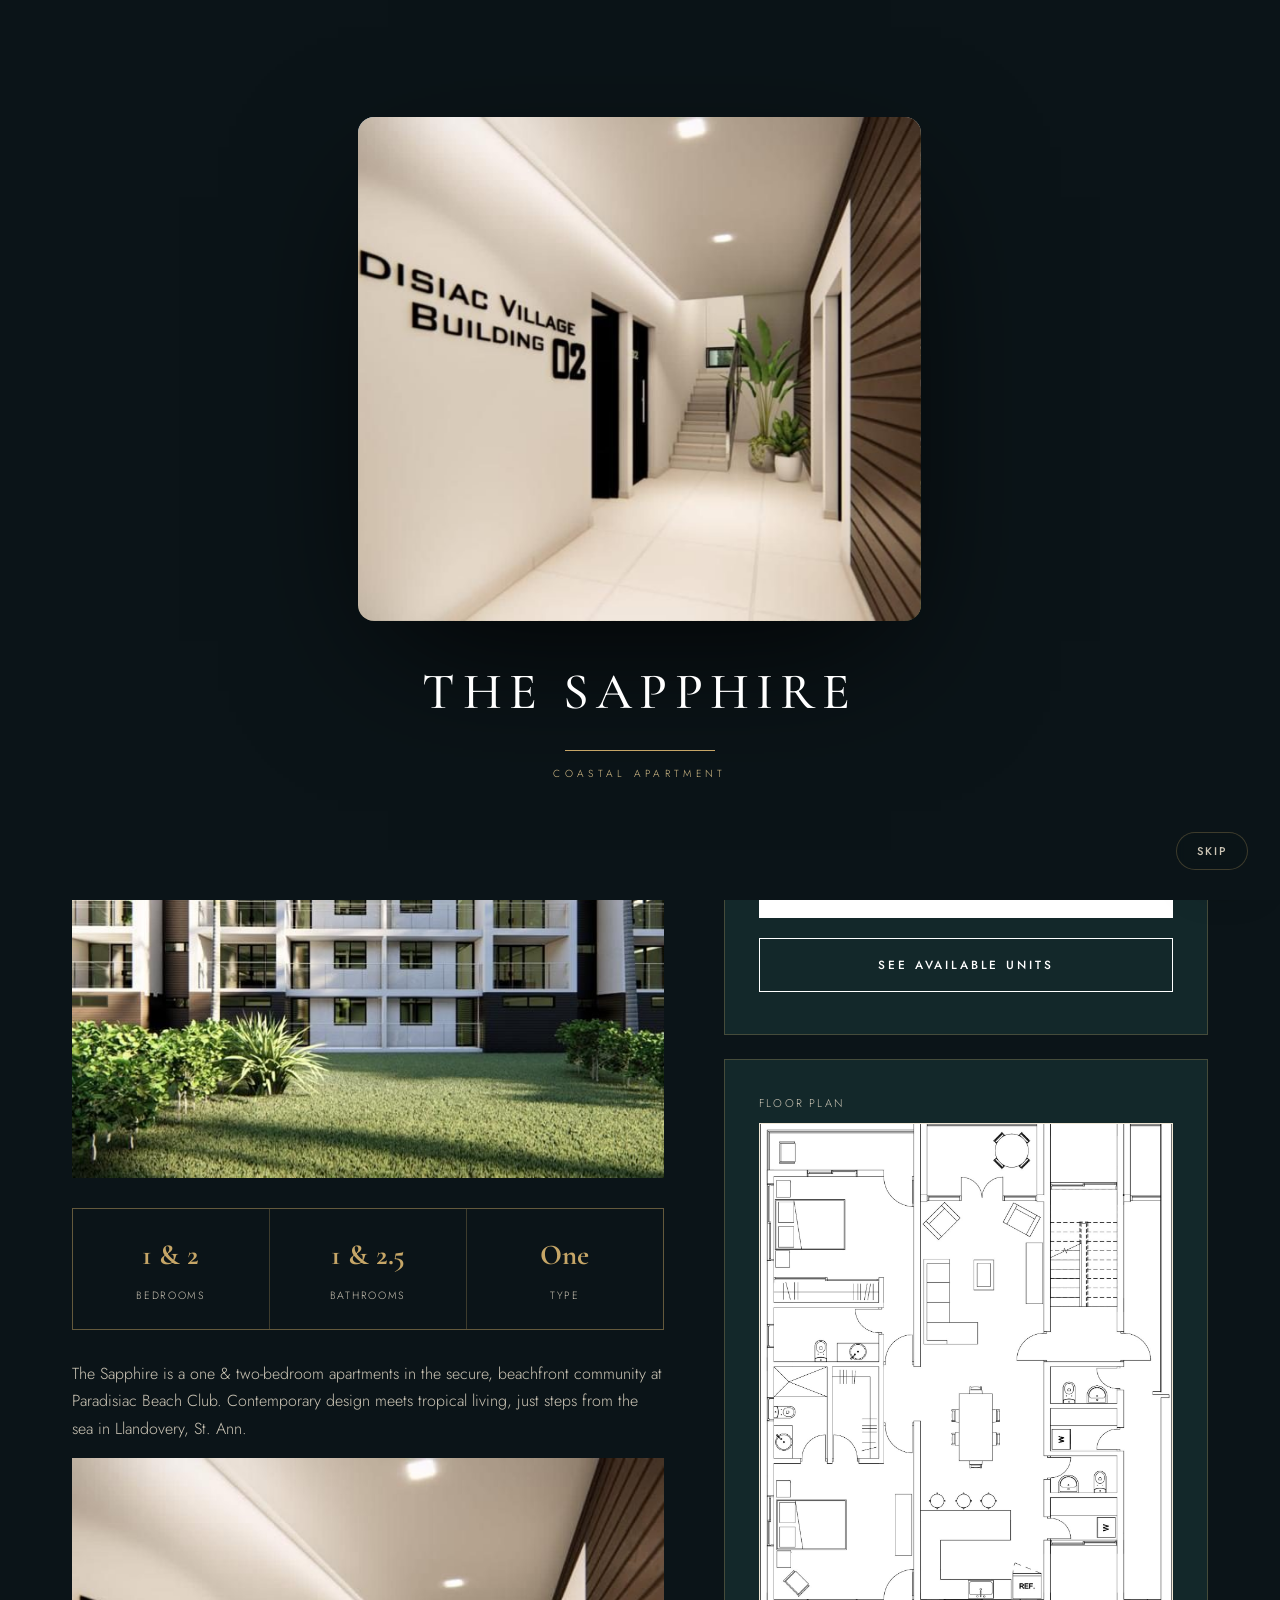
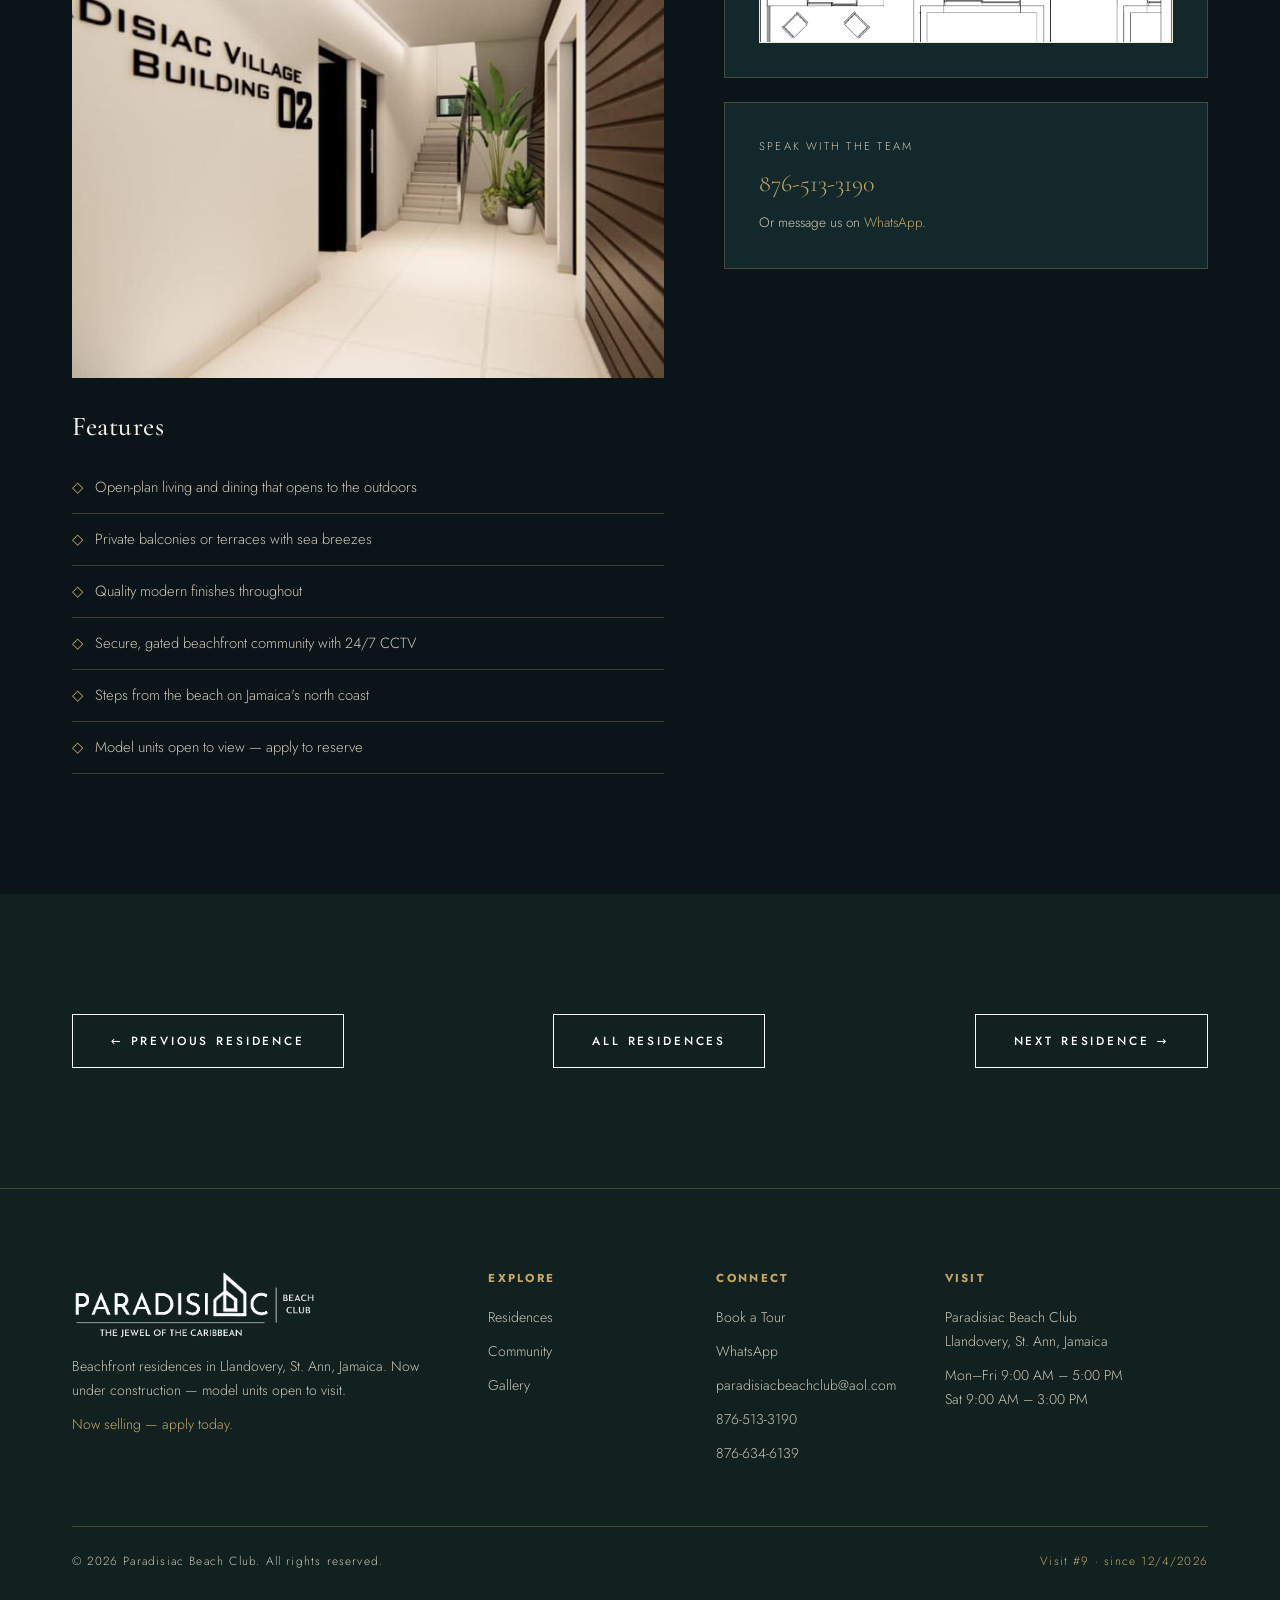
<file: residence-sapphire.html>
<!DOCTYPE html>
<html lang="en">
<head>
<meta charset="UTF-8" />
<meta name="viewport" content="width=device-width, initial-scale=1.0" />
<title>The Sapphire — Paradisiac Beach Club</title>
<meta name="description" content="The Sapphire: a one & two-bedroom apartments at Paradisiac Beach Club, Llandovery, St. Ann, Jamaica. Elegant one and two-bedroom apartments across three floors — an easy, lock-and-leave home just steps from the sea." />
<link rel="canonical" href="https://paradisiacbeachclub.com/residence-sapphire.html" />
<meta property="og:type" content="website" />
<meta property="og:title" content="The Sapphire — Paradisiac Beach Club" />
<meta property="og:description" content="The Sapphire: a one & two-bedroom apartments at Paradisiac Beach Club, Llandovery, St. Ann, Jamaica. Elegant one and two-bedroom apartments across three floors — an easy, lock-and-leave home just steps from the sea." />
<meta property="og:image" content="https://chazrick-eng.github.io/paradisiac-website/assets/media/sapphire.jpg" />
<meta property="og:url" content="https://paradisiacbeachclub.com/residence-sapphire.html" />
<meta name="twitter:card" content="summary_large_image" />
<script type="application/ld+json">
{"@context":"https://schema.org","@type":"RealEstateAgent","name":"Paradisiac Beach Club","description":"Beachfront residences under construction in Llandovery, St. Ann, Jamaica.","telephone":"+1-876-513-3190","email":"paradisiacbeachclub@aol.com","url":"https://paradisiacbeachclub.com/","address":{"@type":"PostalAddress","addressLocality":"Llandovery","addressRegion":"St. Ann","addressCountry":"Jamaica"},"openingHours":"Mo-Fr 09:00-17:00, Sa 09:00-15:00"}
</script>
<link rel="preconnect" href="https://fonts.googleapis.com" />
<link rel="preconnect" href="https://fonts.gstatic.com" crossorigin />
<link href="https://fonts.googleapis.com/css2?family=Cormorant+Garamond:wght@400;500;600;700&family=Jost:wght@300;400;500;600&display=swap" rel="stylesheet" />
<link rel="stylesheet" href="assets/styles.css" />
</head>
<body>
<div class="preloader" id="preloader" data-ms="2000" style="--plstep:.58s;--pldur:.6s" aria-hidden="true">
<div class="pl-stage"><div class="pl-card">
<div class="pl-cimg" style="--i:0;background-image:url('assets/media/sapphire.jpg')"></div>
<div class="pl-cimg" style="--i:1;background-image:url('assets/media/sapphire-int.jpg')"></div>
</div></div>
<div class="pl-center"><div class="pl-word">THE SAPPHIRE</div><div class="pl-line"></div><div class="pl-tag2">Coastal Apartment</div></div>
</div>
<a class="skip" href="#main">Skip to content</a><header id="hdr" class="solid">
  <div class="wrap nav">
    <a href="index.html" class="brand" aria-label="Paradisiac Beach Club, home"><img src="assets/logo-nav-white.png" alt="Paradisiac Beach Club — The Jewel of the Caribbean" class="brand-logo" /></a>
    <nav class="nav-links" aria-label="Primary">
      <a href="residences.html" class="active">Residences</a>
      <a href="amenities.html">Community</a>
      <a href="gallery.html">Gallery</a>
      <a href="contact.html">Contact</a>
      <a href="contact.html" class="nav-cta">Book a Tour</a>
    </nav>
    <button class="burger" id="burger" aria-label="Open menu"><span></span><span></span><span></span></button>
  </div>
</header>
<div class="overlay" id="overlay"></div>
<nav class="mobile-nav" id="mobileNav" aria-label="Mobile">
  <button class="mobile-close" id="mobileClose" aria-label="Close menu">&times;</button>
  <a href="index.html">Home</a><a href="residences.html">Residences</a><a href="amenities.html">Community</a>
  <a href="gallery.html">Gallery</a><a href="contact.html">Contact</a><a href="contact.html">Book a Tour</a>
</nav>

<main id="main">
<section class="subhero" style="background-image:linear-gradient(rgba(11,20,24,.55),rgba(11,20,24,.75)),url('assets/media/sapphire.jpg')">
  <div class="wrap">
    <div class="crumbs"><a href="index.html">Home</a> / <a href="residences.html">Residences</a> / <span>The Sapphire</span></div>
    <div class="eyebrow">Apartments · 3 Floors</div>
    <h1>The Sapphire</h1>
    <p>Elegant one and two-bedroom apartments across three floors — an easy, lock-and-leave home just steps from the sea.</p>
  </div>
</section>

<section>
  <div class="wrap listing-grid">
    <div>
      <img src="assets/media/sapphire.jpg" alt="The Sapphire at Paradisiac Beach Club" loading="lazy" />
      <div class="spec-row">
        <div class="s"><b>1 & 2</b><span>Bedrooms</span></div>
        <div class="s"><b>1 & 2.5</b><span>Bathrooms</span></div>
        <div class="s"><b>One</b><span>Type</span></div>
      </div>
      <p style="color:var(--cream-dim)">The Sapphire is a one & two-bedroom apartments in the secure, beachfront community at Paradisiac Beach Club. Contemporary design meets tropical living, just steps from the sea in Llandovery, St. Ann.</p>
      <img src="assets/media/sapphire-int.jpg" alt="Inside The Sapphire at Paradisiac Beach Club" loading="lazy" style="margin-top:16px" />
      <h3 style="font-size:1.7rem;margin:34px 0 4px">Features</h3>
      <ul class="feature-list"><li>Open-plan living and dining that opens to the outdoors</li><li>Private balconies or terraces with sea breezes</li><li>Quality modern finishes throughout</li><li>Secure, gated beachfront community with 24/7 CCTV</li><li>Steps from the beach on Jamaica's north coast</li><li>Model units open to view — apply to reserve</li></ul>
    </div>
    <aside>
      <div class="price-block">
        <div class="from">Now Selling</div>
        <div class="amt" style="font-size:1.9rem">Viewing Soon</div>
        <p style="color:var(--cream-dim);font-size:.88rem;margin-top:8px">The Sapphire is not yet open for viewing — the Ruby and Onyx model units are currently available. Prices, floor plans and availability are shared on application.</p>
        <a href="contact.html" class="btn btn-solid" style="width:100%;margin-top:20px">Register Interest</a>
        <a href="residences.html" class="btn" style="width:100%;margin-top:12px">See Available Units</a>
      </div>
      <div class="price-block">
        <div class="from" style="margin-bottom:10px">Floor plan</div>
        <img src="assets/media/sapphire-fp.jpg" alt="The Sapphire floor plan" style="width:100%;background:#fff;border:1px solid var(--line)" loading="lazy" />
      </div>
      <div class="price-block">
        <div class="from" style="margin-bottom:8px">Speak with the team</div>
        <a href="tel:+18765133190" style="color:var(--gold);font-family:var(--serif);font-size:1.5rem">876-513-3190</a>
        <p style="color:var(--cream-dim);font-size:.85rem;margin-top:6px">Or message us on <a href="https://wa.me/18765133190" style="color:var(--gold)">WhatsApp</a>.</p>
      </div>
    </aside>
  </div>
</section>

<section class="bg-2">
  <div class="wrap" style="display:flex;justify-content:space-between;gap:20px;flex-wrap:wrap">
    <a class="btn" href="residence-onyx.html">&larr; Previous residence</a>
    <a class="btn" href="residences.html">All residences</a>
    <a class="btn" href="residence-emerald.html">Next residence &rarr;</a>
  </div>
</section>
</main>

<footer>
  <div class="wrap">
    <div class="foot-grid">
      <div><div class="foot-brand"><img src="assets/logo-white.png" alt="Paradisiac Beach Club" class="foot-logo" /></div><p>Beachfront residences in Llandovery, St. Ann, Jamaica. Now under construction — model units open to visit.</p><p style="color:var(--gold);margin-top:10px">Now selling — apply today.</p></div>
      <div><h5>Explore</h5><a href="residences.html">Residences</a><a href="amenities.html">Community</a><a href="gallery.html">Gallery</a></div>
      <div><h5>Connect</h5><a href="contact.html">Book a Tour</a><a href="https://wa.me/18765133190">WhatsApp</a><a href="mailto:paradisiacbeachclub@aol.com">paradisiacbeachclub@aol.com</a><a href="tel:+18765133190">876-513-3190</a><a href="tel:+18766346139">876-634-6139</a></div>
      <div><h5>Visit</h5><p>Paradisiac Beach Club<br>Llandovery, St. Ann, Jamaica</p><p>Mon–Fri 9:00 AM – 5:00 PM<br>Sat 9:00 AM – 3:00 PM</p></div>
    </div>
    <div class="foot-bottom"><span>© 2026 Paradisiac Beach Club. All rights reserved.</span><span class="visit-badge" id="visitBadge">Loading visit data&hellip;</span></div>
  </div>
</footer>

<a class="chat-fab wa-fab" href="https://wa.me/18765133190" target="_blank" rel="noopener" aria-label="Chat with us on WhatsApp" title="Chat with us on WhatsApp"><svg viewBox="0 0 32 32" width="30" height="30" fill="currentColor" aria-hidden="true"><path d="M16 .5C7.4.5.5 7.4.5 16c0 2.8.7 5.4 2 7.7L.5 31.5l8-2.1c2.2 1.2 4.8 1.9 7.5 1.9 8.6 0 15.5-6.9 15.5-15.5S24.6.5 16 .5zm0 28.3c-2.4 0-4.7-.6-6.7-1.8l-.5-.3-4.7 1.2 1.3-4.6-.3-.5c-1.3-2.1-2-4.5-2-7 0-7.2 5.9-13.1 13.1-13.1 3.5 0 6.8 1.4 9.3 3.9 2.5 2.5 3.9 5.8 3.9 9.3-.1 7.2-6 13-13.2 13zm7.2-9.8c-.4-.2-2.3-1.1-2.7-1.3-.4-.1-.6-.2-.9.2-.3.4-1 1.3-1.2 1.5-.2.2-.4.3-.8.1-.4-.2-1.7-.6-3.2-2-1.2-1.1-2-2.4-2.2-2.8-.2-.4 0-.6.2-.8.2-.2.4-.4.6-.7.2-.2.3-.4.4-.7.1-.3 0-.5 0-.7-.1-.2-.9-2.1-1.2-2.9-.3-.8-.6-.7-.9-.7h-.8c-.3 0-.7.1-1 .5-.4.4-1.3 1.3-1.3 3.1s1.4 3.6 1.5 3.9c.2.3 2.7 4.1 6.5 5.8.9.4 1.6.6 2.2.8.9.3 1.7.2 2.4.1.7-.1 2.3-.9 2.6-1.9.3-.9.3-1.7.2-1.9-.1-.1-.3-.2-.7-.4z"/></svg></a>
<script src="assets/site.js"></script>
</body>
</html>
</file>
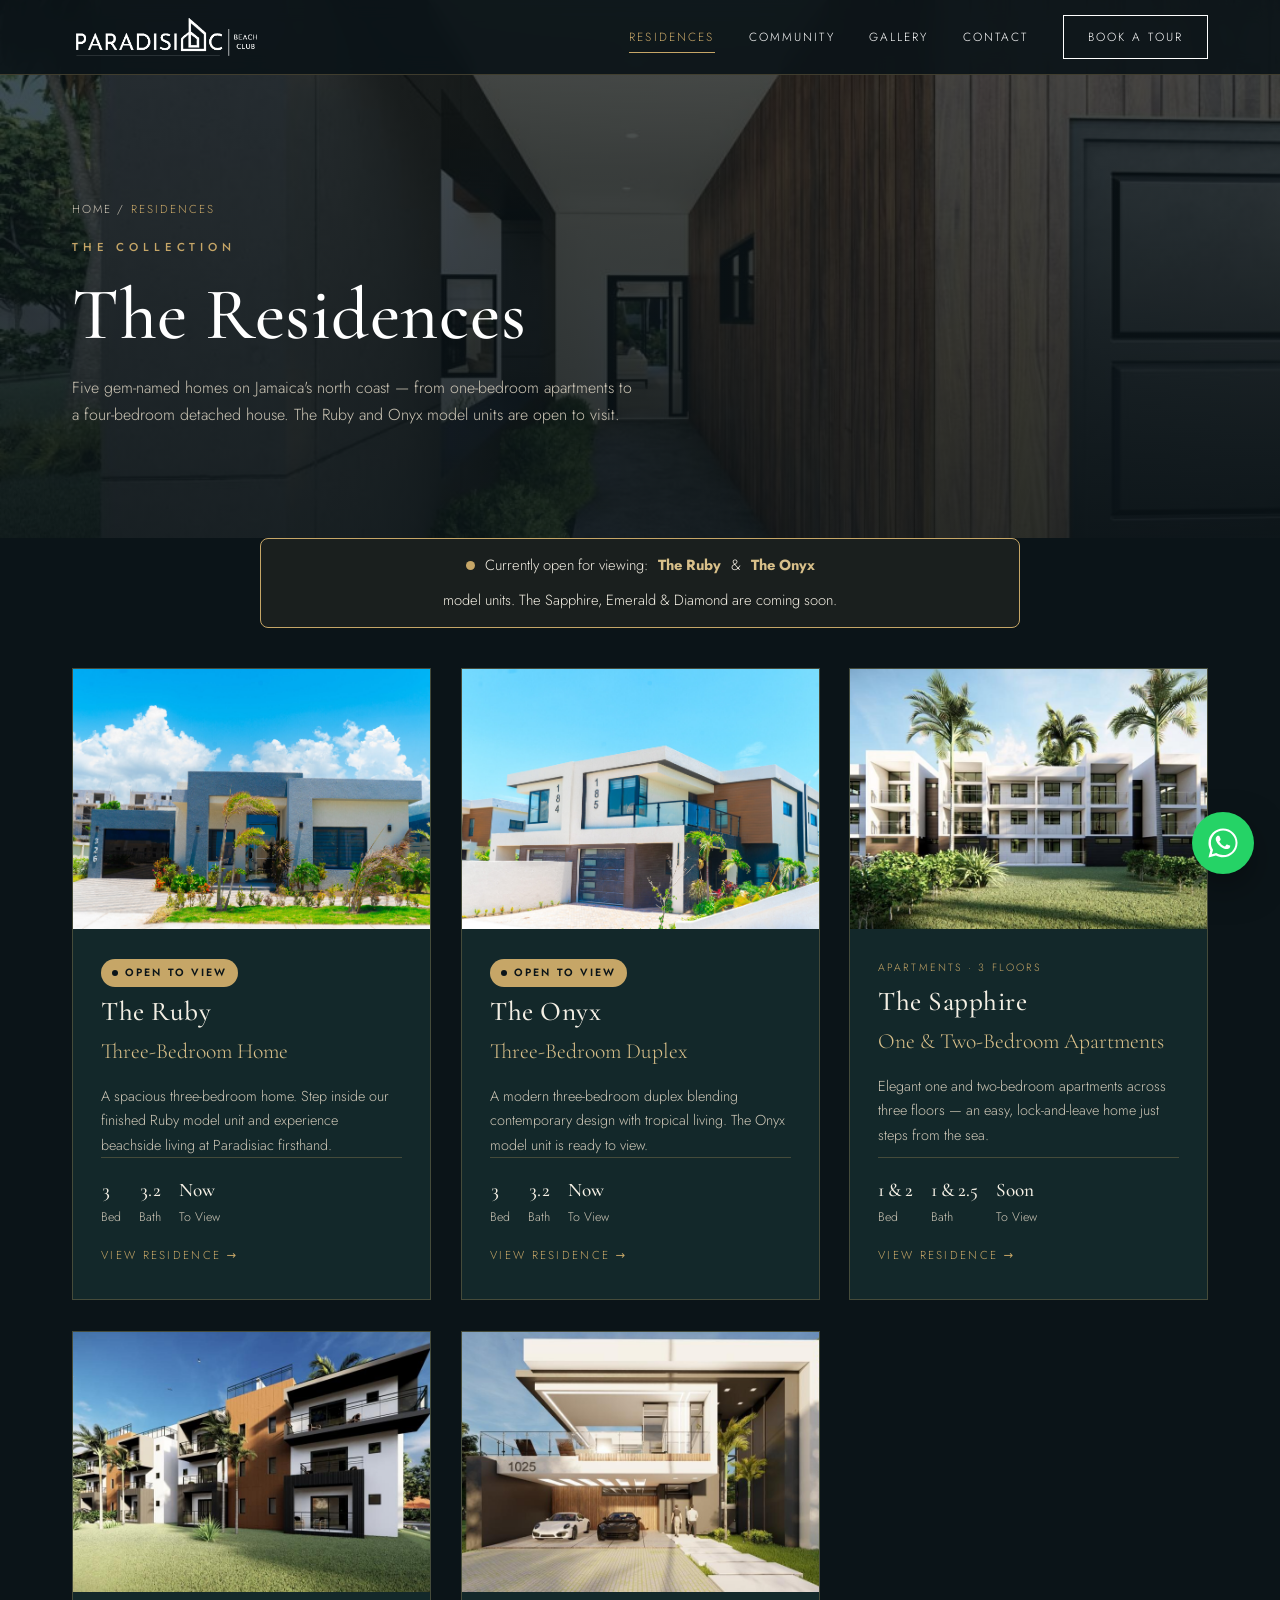
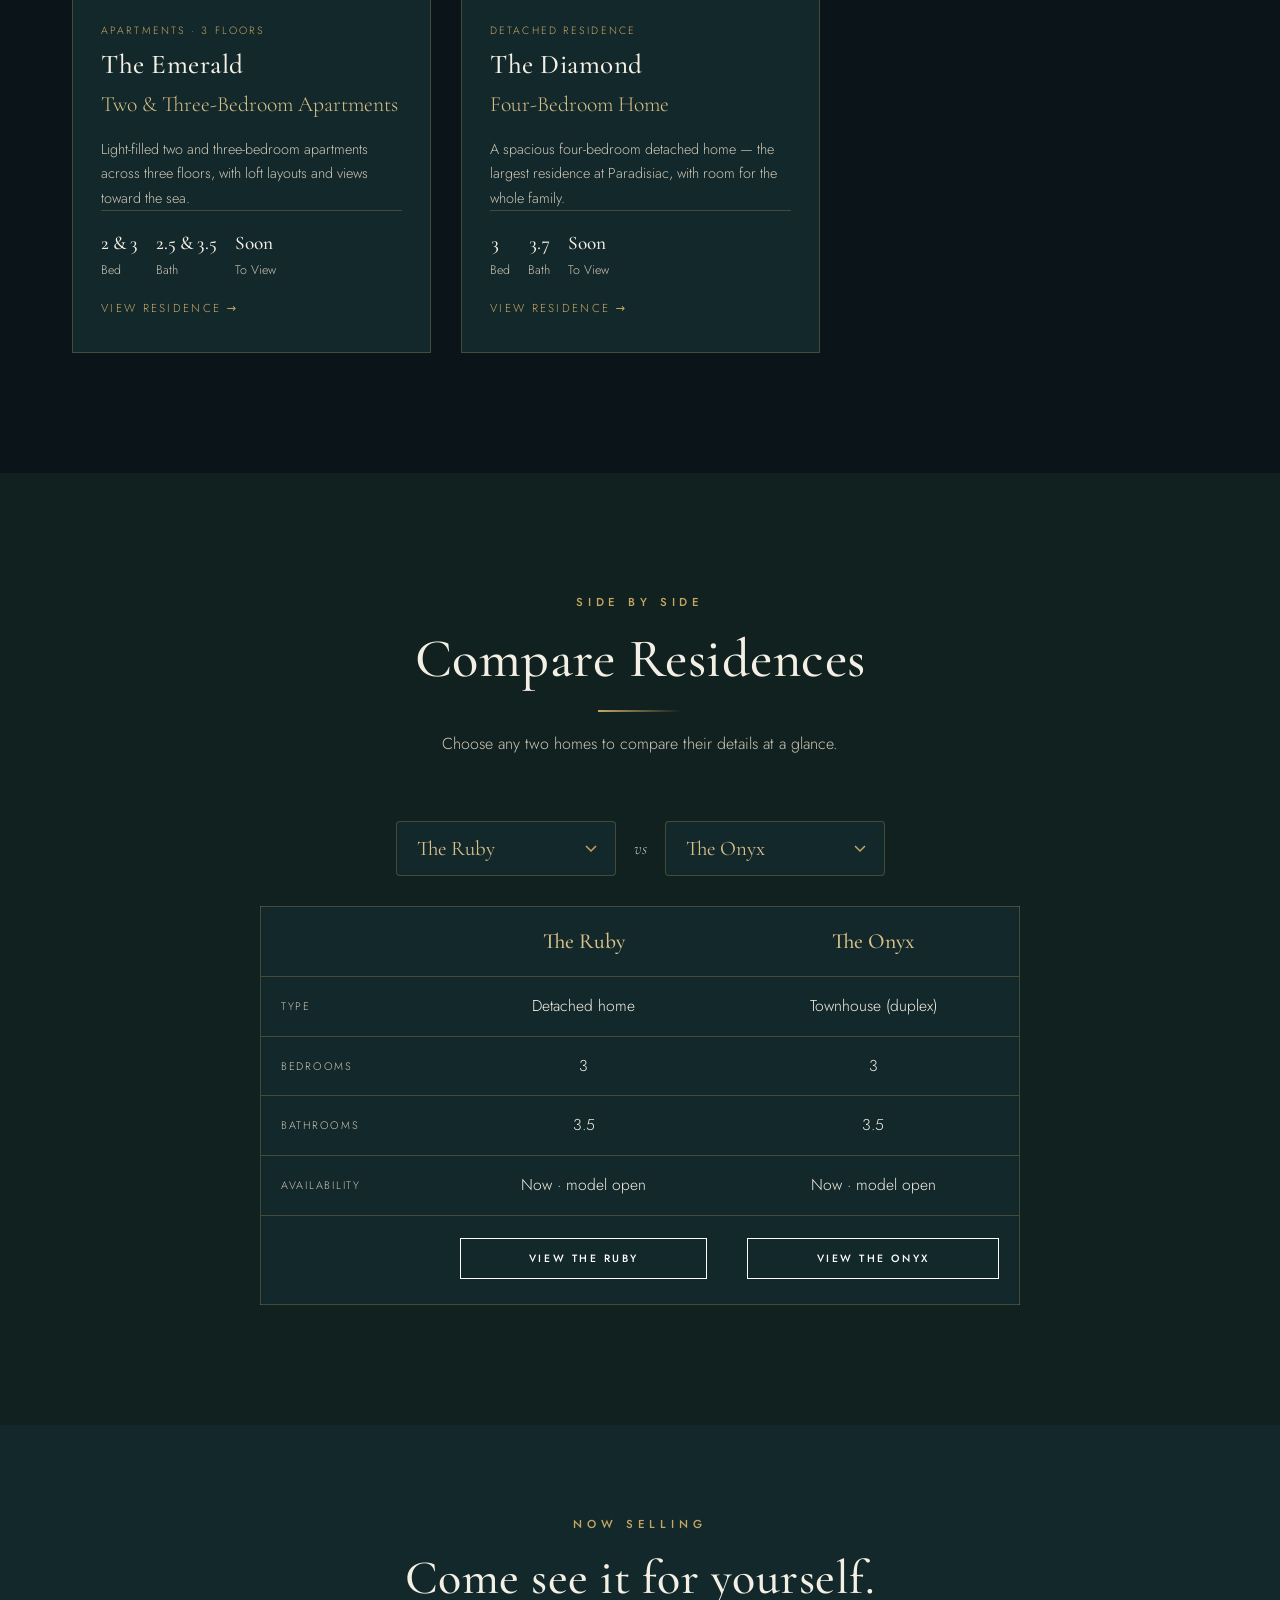
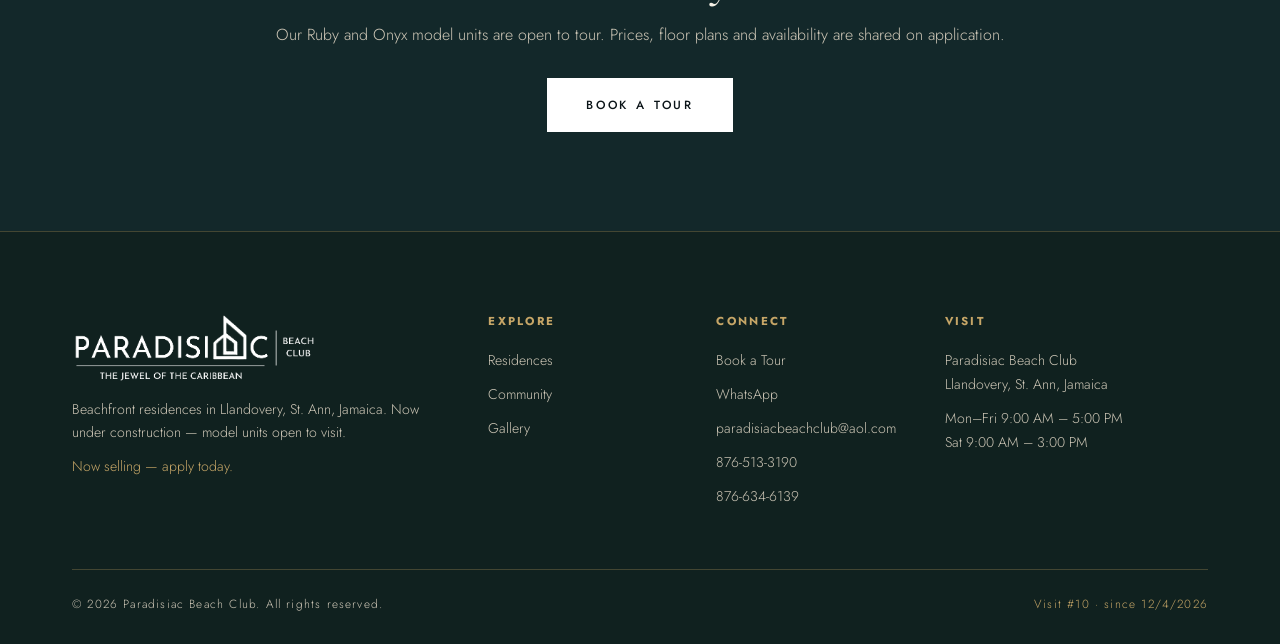
<file: residences.html>
<!DOCTYPE html>
<html lang="en">
<head>
<meta charset="UTF-8" />
<meta name="viewport" content="width=device-width, initial-scale=1.0" />
<title>Residences — Paradisiac Beach Club, St. Ann, Jamaica</title>
<meta name="description" content="The residences at Paradisiac Beach Club: The Ruby, The Onyx, The Sapphire, The Emerald and The Diamond. Beachfront homes in Llandovery, St. Ann, Jamaica." />
<link rel="canonical" href="https://paradisiacbeachclub.com/residences.html" />
<meta property="og:type" content="website" />
<meta property="og:title" content="Residences — Paradisiac Beach Club, St. Ann, Jamaica" />
<meta property="og:description" content="The residences at Paradisiac Beach Club: The Ruby, The Onyx, The Sapphire, The Emerald and The Diamond. Beachfront homes in Llandovery, St. Ann, Jamaica." />
<meta property="og:image" content="https://chazrick-eng.github.io/paradisiac-website/assets/media/residences-hero.jpg" />
<meta property="og:url" content="https://paradisiacbeachclub.com/residences.html" />
<meta name="twitter:card" content="summary_large_image" />
<script type="application/ld+json">
{"@context":"https://schema.org","@type":"RealEstateAgent","name":"Paradisiac Beach Club","description":"Beachfront residences under construction in Llandovery, St. Ann, Jamaica.","telephone":"+1-876-513-3190","email":"paradisiacbeachclub@aol.com","url":"https://paradisiacbeachclub.com/","address":{"@type":"PostalAddress","addressLocality":"Llandovery","addressRegion":"St. Ann","addressCountry":"Jamaica"},"openingHours":"Mo-Fr 09:00-17:00, Sa 09:00-15:00"}
</script>
<link rel="preconnect" href="https://fonts.googleapis.com" />
<link rel="preconnect" href="https://fonts.gstatic.com" crossorigin />
<link href="https://fonts.googleapis.com/css2?family=Cormorant+Garamond:wght@400;500;600;700&family=Jost:wght@300;400;500;600&display=swap" rel="stylesheet" />
<link rel="stylesheet" href="assets/styles.css" />
</head>
<body>
<a class="skip" href="#main">Skip to content</a><header id="hdr" class="solid">
  <div class="wrap nav">
    <a href="index.html" class="brand" aria-label="Paradisiac Beach Club, home"><img src="assets/logo-nav-white.png" alt="Paradisiac Beach Club — The Jewel of the Caribbean" class="brand-logo" /></a>
    <nav class="nav-links" aria-label="Primary">
      <a href="residences.html" class="active">Residences</a>
      <a href="amenities.html">Community</a>
      <a href="gallery.html">Gallery</a>
      <a href="contact.html">Contact</a>
      <a href="contact.html" class="nav-cta">Book a Tour</a>
    </nav>
    <button class="burger" id="burger" aria-label="Open menu"><span></span><span></span><span></span></button>
  </div>
</header>
<div class="overlay" id="overlay"></div>
<nav class="mobile-nav" id="mobileNav" aria-label="Mobile">
  <button class="mobile-close" id="mobileClose" aria-label="Close menu">&times;</button>
  <a href="index.html">Home</a><a href="residences.html">Residences</a><a href="amenities.html">Community</a>
  <a href="gallery.html">Gallery</a><a href="contact.html">Contact</a><a href="contact.html">Book a Tour</a>
</nav>

<main id="main">
<section class="subhero" style="background-image:url('assets/media/residences-hero.jpg')">
  <div class="wrap">
    <div class="crumbs"><a href="index.html">Home</a> / <span>Residences</span></div>
    <div class="eyebrow">The Collection</div>
    <h1>The Residences</h1>
    <p>Five gem-named homes on Jamaica's north coast — from one-bedroom apartments to a four-bedroom detached house. The Ruby and Onyx model units are open to visit.</p>
  </div>
</section>

<section style="padding-top:0">
  <div class="wrap">
    <div class="avail-note"><span class="dot-live"></span> Currently open for viewing: <b>The Ruby</b> &amp; <b>The Onyx</b> model units. The Sapphire, Emerald &amp; Diamond are coming soon.</div>
    <div class="grid-3">
      <a class="card" href="residence-ruby.html">
        <div class="ph"><img src="assets/media/ruby.jpg" alt="The Ruby at Paradisiac Beach Club" loading="lazy"></div>
        <div class="card-body"><div class="tag tag-open">Open to View</div><h3>The Ruby</h3><div class="price">Three-Bedroom Home</div>
          <p style="color:var(--cream-dim);font-size:.9rem">A spacious three-bedroom home. Step inside our finished Ruby model unit and experience beachside living at Paradisiac firsthand.</p>
          <div class="meta"><span><b>3</b>Bed</span><span><b>3.5</b>Bath</span><span><b>Now</b>To View</span></div>
          <div class="card-link">View residence &rarr;</div></div>
      </a>
      <a class="card" href="residence-onyx.html">
        <div class="ph"><img src="assets/media/onyx.jpg" alt="The Onyx at Paradisiac Beach Club" loading="lazy"></div>
        <div class="card-body"><div class="tag tag-open">Open to View</div><h3>The Onyx</h3><div class="price">Three-Bedroom Duplex</div>
          <p style="color:var(--cream-dim);font-size:.9rem">A modern three-bedroom duplex blending contemporary design with tropical living. The Onyx model unit is ready to view.</p>
          <div class="meta"><span><b>3</b>Bed</span><span><b>3.5</b>Bath</span><span><b>Now</b>To View</span></div>
          <div class="card-link">View residence &rarr;</div></div>
      </a>
      <a class="card" href="residence-sapphire.html">
        <div class="ph"><img src="assets/media/sapphire.jpg" alt="The Sapphire at Paradisiac Beach Club" loading="lazy"></div>
        <div class="card-body"><div class="tag">Apartments · 3 Floors</div><h3>The Sapphire</h3><div class="price">One & Two-Bedroom Apartments</div>
          <p style="color:var(--cream-dim);font-size:.9rem">Elegant one and two-bedroom apartments across three floors — an easy, lock-and-leave home just steps from the sea.</p>
          <div class="meta"><span><b>1 & 2</b>Bed</span><span><b>1 & 2.5</b>Bath</span><span><b>Soon</b>To View</span></div>
          <div class="card-link">View residence &rarr;</div></div>
      </a>
      <a class="card" href="residence-emerald.html">
        <div class="ph"><img src="assets/media/emerald.jpg" alt="The Emerald at Paradisiac Beach Club" loading="lazy"></div>
        <div class="card-body"><div class="tag">Apartments · 3 Floors</div><h3>The Emerald</h3><div class="price">Two & Three-Bedroom Apartments</div>
          <p style="color:var(--cream-dim);font-size:.9rem">Light-filled two and three-bedroom apartments across three floors, with loft layouts and views toward the sea.</p>
          <div class="meta"><span><b>2 & 3</b>Bed</span><span><b>2.5 & 3.5</b>Bath</span><span><b>Soon</b>To View</span></div>
          <div class="card-link">View residence &rarr;</div></div>
      </a>
      <a class="card" href="residence-diamond.html">
        <div class="ph"><img src="assets/media/diamond.jpg" alt="The Diamond at Paradisiac Beach Club" loading="lazy"></div>
        <div class="card-body"><div class="tag">Detached Residence</div><h3>The Diamond</h3><div class="price">Four-Bedroom Home</div>
          <p style="color:var(--cream-dim);font-size:.9rem">A spacious four-bedroom detached home — the largest residence at Paradisiac, with room for the whole family.</p>
          <div class="meta"><span><b>4</b>Bed</span><span><b>4.5</b>Bath</span><span><b>Soon</b>To View</span></div>
          <div class="card-link">View residence &rarr;</div></div>
      </a>
    </div>
  </div>
</section>

<section class="compare-sec" id="compare">
  <div class="wrap">
    <div class="section-head center"><div class="eyebrow">Side by Side</div><h2>Compare Residences</h2>
      <p>Choose any two homes to compare their details at a glance.</p></div>
    <div class="compare-tool">
      <div class="cmp-picks">
        <select class="cmp-sel" id="cmpA" aria-label="First residence"></select>
        <span class="cmp-vs">vs</span>
        <select class="cmp-sel" id="cmpB" aria-label="Second residence"></select>
      </div>
      <div class="cmp-table" id="cmpTable"></div>
    </div>
  </div>
</section>

<section class="cta-strip">
  <div class="wrap">
    <div class="eyebrow" style="text-align:center">Now Selling</div>
    <h2>Come see it for yourself.</h2>
    <p>Our Ruby and Onyx model units are open to tour. Prices, floor plans and availability are shared on application.</p>
    <a href="contact.html" class="btn btn-solid">Book a Tour</a>
  </div>
</section>
</main>

<footer>
  <div class="wrap">
    <div class="foot-grid">
      <div><div class="foot-brand"><img src="assets/logo-white.png" alt="Paradisiac Beach Club" class="foot-logo" /></div><p>Beachfront residences in Llandovery, St. Ann, Jamaica. Now under construction — model units open to visit.</p><p style="color:var(--gold);margin-top:10px">Now selling — apply today.</p></div>
      <div><h5>Explore</h5><a href="residences.html">Residences</a><a href="amenities.html">Community</a><a href="gallery.html">Gallery</a></div>
      <div><h5>Connect</h5><a href="contact.html">Book a Tour</a><a href="https://wa.me/18765133190">WhatsApp</a><a href="mailto:paradisiacbeachclub@aol.com">paradisiacbeachclub@aol.com</a><a href="tel:+18765133190">876-513-3190</a><a href="tel:+18766346139">876-634-6139</a></div>
      <div><h5>Visit</h5><p>Paradisiac Beach Club<br>Llandovery, St. Ann, Jamaica</p><p>Mon–Fri 9:00 AM – 5:00 PM<br>Sat 9:00 AM – 3:00 PM</p></div>
    </div>
    <div class="foot-bottom"><span>© 2026 Paradisiac Beach Club. All rights reserved.</span><span class="visit-badge" id="visitBadge">Loading visit data&hellip;</span></div>
  </div>
</footer>

<a class="chat-fab wa-fab" href="https://wa.me/18765133190" target="_blank" rel="noopener" aria-label="Chat with us on WhatsApp" title="Chat with us on WhatsApp"><svg viewBox="0 0 32 32" width="30" height="30" fill="currentColor" aria-hidden="true"><path d="M16 .5C7.4.5.5 7.4.5 16c0 2.8.7 5.4 2 7.7L.5 31.5l8-2.1c2.2 1.2 4.8 1.9 7.5 1.9 8.6 0 15.5-6.9 15.5-15.5S24.6.5 16 .5zm0 28.3c-2.4 0-4.7-.6-6.7-1.8l-.5-.3-4.7 1.2 1.3-4.6-.3-.5c-1.3-2.1-2-4.5-2-7 0-7.2 5.9-13.1 13.1-13.1 3.5 0 6.8 1.4 9.3 3.9 2.5 2.5 3.9 5.8 3.9 9.3-.1 7.2-6 13-13.2 13zm7.2-9.8c-.4-.2-2.3-1.1-2.7-1.3-.4-.1-.6-.2-.9.2-.3.4-1 1.3-1.2 1.5-.2.2-.4.3-.8.1-.4-.2-1.7-.6-3.2-2-1.2-1.1-2-2.4-2.2-2.8-.2-.4 0-.6.2-.8.2-.2.4-.4.6-.7.2-.2.3-.4.4-.7.1-.3 0-.5 0-.7-.1-.2-.9-2.1-1.2-2.9-.3-.8-.6-.7-.9-.7h-.8c-.3 0-.7.1-1 .5-.4.4-1.3 1.3-1.3 3.1s1.4 3.6 1.5 3.9c.2.3 2.7 4.1 6.5 5.8.9.4 1.6.6 2.2.8.9.3 1.7.2 2.4.1.7-.1 2.3-.9 2.6-1.9.3-.9.3-1.7.2-1.9-.1-.1-.3-.2-.7-.4z"/></svg></a>
<script src="assets/site.js"></script>
</body>
</html>
</file>
<file: assets/styles.css>
/* ============================================================
   PARADISIAC BEACH CLUB — shared stylesheet
   ============================================================ */
:root{
  --ink:#0b1418;
  --ink-2:#10211f;
  --panel:#13282a;
  --gold:#c6a667;
  --gold-soft:#d9c08a;
  --cream:#f4efe4;
  --cream-dim:#cdc6b6;
  --line:rgba(198,166,103,.28);
  --serif:'Cormorant Garamond',Georgia,serif;
  --sans:'Jost',system-ui,sans-serif;
}
*{margin:0;padding:0;box-sizing:border-box}
html{scroll-behavior:smooth}
body{background:var(--ink);color:var(--cream);font-family:var(--sans);font-weight:300;line-height:1.7;-webkit-font-smoothing:antialiased;overflow-x:hidden}
h1,h2,h3,h4{font-family:var(--serif);font-weight:500;letter-spacing:.5px;line-height:1.1}
a{color:inherit;text-decoration:none}
img{display:block;max-width:100%}
button{font-family:inherit}
.eyebrow{font-family:var(--sans);font-size:.72rem;font-weight:500;letter-spacing:.42em;text-transform:uppercase;color:var(--gold);margin-bottom:1.1rem}
.wrap{max-width:1200px;margin:0 auto;padding:0 32px}
.btn{display:inline-block;font-family:var(--sans);font-size:.74rem;font-weight:500;letter-spacing:.24em;text-transform:uppercase;padding:16px 38px;cursor:pointer;border:1px solid #ffffff;color:#ffffff;background:transparent;transition:all .35s ease;text-align:center}
.btn:hover,.btn:focus-visible{background:#ffffff;color:var(--ink);outline:none}
.btn-solid{background:#ffffff;color:var(--ink);border-color:#ffffff}
.btn-solid:hover,.btn-solid:focus-visible{background:#e8e2d4;border-color:#e8e2d4;color:var(--ink)}
:focus-visible{outline:2px solid var(--gold);outline-offset:3px}
.skip{position:absolute;left:-999px;top:0;background:var(--gold);color:var(--ink);padding:10px 16px;z-index:200}
.skip:focus{left:8px;top:8px}

/* ---------- NAV ---------- */
header{position:fixed;top:0;left:0;right:0;z-index:60;transition:background .4s ease,padding .4s ease,border-color .4s;border-bottom:1px solid transparent;padding:22px 0}
header.scrolled,header.solid{background:rgba(11,20,24,.92);backdrop-filter:blur(10px);border-color:var(--line);padding:14px 0}
.nav{display:flex;align-items:center;justify-content:space-between}
.brand{font-family:var(--serif);font-size:1.5rem;letter-spacing:2px;color:var(--cream)}
.brand span{color:var(--gold)}
.nav-links{display:flex;gap:34px;align-items:center}
.nav-links a{font-size:.74rem;letter-spacing:.18em;text-transform:uppercase;color:#ffffff;transition:color .3s}
.nav-links a:hover,.nav-links a.active{color:var(--gold)}
.nav-cta{border:1px solid #ffffff;padding:11px 24px;color:#ffffff!important}
.nav-cta:hover{background:#ffffff;color:var(--ink)!important}
.burger{display:none;flex-direction:column;gap:5px;cursor:pointer;background:none;border:none;padding:6px}
.burger span{width:26px;height:1.5px;background:var(--cream);transition:.3s}
/* mobile slide-in panel */
.mobile-nav{position:fixed;inset:0 0 0 auto;width:min(320px,80vw);background:var(--ink-2);border-left:1px solid var(--line);z-index:90;transform:translateX(100%);transition:transform .4s cubic-bezier(.4,0,.2,1);display:flex;flex-direction:column;padding:90px 36px 36px}
.mobile-nav.open{transform:translateX(0)}
.mobile-nav a{font-family:var(--serif);font-size:1.5rem;color:var(--cream);padding:14px 0;border-bottom:1px solid var(--line)}
.mobile-nav a:hover{color:var(--gold)}
.mobile-close{position:absolute;top:24px;right:28px;background:none;border:none;color:var(--cream);font-size:1.8rem;cursor:pointer;line-height:1}
.overlay{position:fixed;inset:0;background:rgba(0,0,0,.5);z-index:85;opacity:0;visibility:hidden;transition:.3s}
.overlay.show{opacity:1;visibility:visible}

/* ---------- HERO ---------- */
/* ---------- PRELOADER (home load-up: photo bloom) ---------- */
.preloader{position:fixed;inset:0;z-index:9999;background:var(--ink);display:flex;flex-direction:column;align-items:center;justify-content:center;gap:28px;transition:opacity .6s ease .55s}
.preloader.done{opacity:0;pointer-events:none}
.pl-stage{position:relative;width:44vw;max-width:720px;height:56vh;transform:scale(.86);opacity:0;animation:plStageIn .85s cubic-bezier(.2,.7,.2,1) .15s forwards;z-index:1}
.pl-card{position:absolute;inset:0;border-radius:16px;overflow:hidden;box-shadow:0 50px 140px -30px rgba(0,0,0,.85);transition:transform 1.15s cubic-bezier(.76,0,.24,1),border-radius 1.15s ease}
.pl-cimg{position:absolute;inset:0;background-size:cover;background-position:center;opacity:0;transform:scale(1.06);animation:plShow var(--pldur,.5s) ease forwards;animation-delay:calc(.3s + var(--i,0) * var(--plstep,.32s))}
@keyframes plShow{to{opacity:1;transform:scale(1)}}
@keyframes plStageIn{to{opacity:1;transform:scale(1)}}
.pl-center{position:relative;z-index:2;display:flex;flex-direction:column;align-items:center;gap:14px;transition:opacity .45s ease,transform .6s ease}
.pl-word{font-family:var(--serif);font-weight:500;font-size:clamp(2rem,5vw,3.2rem);letter-spacing:.14em;color:#fff;opacity:0;transform:translateY(14px);animation:plWord .9s cubic-bezier(.2,.7,.2,1) .5s forwards}
.pl-line{width:0;height:1px;background:var(--gold);animation:plLine 1s cubic-bezier(.6,0,.2,1) .7s forwards}
.pl-tag2{font-family:var(--sans);font-size:.64rem;letter-spacing:.42em;text-transform:uppercase;color:var(--gold-soft);opacity:0;animation:plWord .9s ease .85s forwards}
@keyframes plWord{to{opacity:1;transform:none}}
@keyframes plLine{to{width:150px}}
/* reveal: card blooms to full-bleed, wordmark fades, curtain fades to hero */
.preloader.done .pl-card{transform:scale(2.9);border-radius:0}
.preloader.done .pl-center{opacity:0;transform:translateY(-16px)}
.pl-skip .preloader{display:none!important}
body.pl-lock{overflow:hidden}
@media(max-width:700px){.pl-stage{width:80vw;height:46vh}}
@media(prefers-reduced-motion:reduce){.preloader{display:none}}
.hero{position:relative;overflow:hidden;min-height:100vh;display:flex;align-items:center}
.hero-slides{position:absolute;inset:0;z-index:0;overflow:hidden}
.hero-slide{position:absolute;inset:0;background-position:center;background-size:cover;opacity:0;will-change:opacity,transform;animation:heroKB 21s ease-in-out infinite}
.hero-slide:nth-child(1){transform-origin:left center}
.hero-slide:nth-child(2){transform-origin:right center;animation-delay:7s}
.hero-slide:nth-child(3){transform-origin:center bottom;animation-delay:14s}
@keyframes heroKB{0%{opacity:0;transform:scale(1.04)}5%{opacity:1}33%{opacity:1}39%{opacity:0;transform:scale(1.15)}100%{opacity:0;transform:scale(1.04)}}
.hero::after{content:"";position:absolute;inset:0;background:linear-gradient(180deg,rgba(11,20,24,.5),rgba(11,20,24,.82));z-index:1;pointer-events:none}
.hero .wrap,.hero .scroll-cue{position:relative;z-index:2}
/* hero cinematic caption */
.hero-cap{position:absolute;left:0;right:0;bottom:86px;z-index:2;pointer-events:none}
.hero-cap .wrap{position:relative;height:18px}
.hero-cap span{position:absolute;left:32px;bottom:0;font-family:var(--sans);font-size:.7rem;letter-spacing:.34em;text-transform:uppercase;color:var(--gold-soft);white-space:nowrap;opacity:0;animation:heroCap 21s ease-in-out infinite}
.hero-cap span::before{content:"\2014\00a0";color:var(--gold)}
.hero-cap span:nth-child(2){animation-delay:7s}
.hero-cap span:nth-child(3){animation-delay:14s}
@keyframes heroCap{0%{opacity:0;transform:translateY(9px)}7%{opacity:1;transform:none}33%{opacity:1}39%{opacity:0;transform:translateY(-7px)}100%{opacity:0}}
/* hero auto-advance progress bar */
.hero-bar{position:absolute;left:0;right:0;bottom:0;height:3px;background:rgba(255,255,255,.1);z-index:3}
.hero-bar i{display:block;height:100%;background:var(--gold);transform-origin:left;transform:scaleX(0);animation:heroBar 7s linear infinite}
@keyframes heroBar{0%{transform:scaleX(0)}100%{transform:scaleX(1)}}
@media(prefers-reduced-motion:reduce){.hero-slide,.hero-cap span,.hero-bar i{animation:none}.hero-slide{opacity:0}.hero-cap span:first-child{opacity:1}}
.hero-inner{max-width:760px}
.hero h1{font-size:clamp(3rem,8vw,6.4rem);color:#fff;font-weight:500}
.hero h1 em{font-style:italic;color:var(--gold-soft)}
.hero p{margin:26px 0 38px;font-size:1.05rem;color:var(--cream-dim);max-width:520px}
.hero-actions{display:flex;gap:16px;flex-wrap:wrap}
.scroll-cue{position:absolute;bottom:34px;left:50%;transform:translateX(-50%);font-size:.66rem;letter-spacing:.3em;text-transform:uppercase;color:var(--cream-dim);text-align:center}
.scroll-cue::after{content:"";display:block;width:1px;height:46px;background:var(--gold);margin:12px auto 0}

/* ---------- SUB-PAGE HERO ---------- */
.subhero{position:relative;padding:200px 0 110px;background-position:center;background-size:cover;background-repeat:no-repeat}
.subhero::before{content:"";position:absolute;inset:0;background:linear-gradient(180deg,rgba(11,20,24,.7),rgba(11,20,24,.86))}
.subhero .wrap{position:relative}
.subhero h1{font-size:clamp(2.6rem,6vw,4.6rem);color:#fff}
.subhero p{margin-top:18px;color:var(--cream-dim);max-width:560px}
.crumbs{font-size:.72rem;letter-spacing:.18em;text-transform:uppercase;color:var(--cream-dim);margin-bottom:18px}
.crumbs a:hover{color:var(--gold)}
.crumbs span{color:var(--gold)}

/* ---------- SECTIONS ---------- */
section{padding:120px 0;position:relative}
.section-head{max-width:620px;margin-bottom:64px}
.section-head.center{margin-inline:auto;text-align:center}
.section-head h2{font-size:clamp(2.2rem,4.5vw,3.4rem)}
.section-head p{margin-top:18px;color:var(--cream-dim)}
.bg-2{background:var(--ink-2)}

/* ---------- ABOUT ---------- */
.about-grid{display:grid;grid-template-columns:1.05fr .95fr;gap:70px;align-items:center}
.about-grid img{width:100%;height:540px;object-fit:cover}
.stats{display:flex;gap:48px;margin-top:36px;flex-wrap:wrap}
.stat .n{font-family:var(--serif);font-size:2.6rem;color:var(--gold)}
.stat .l{font-size:.7rem;letter-spacing:.18em;text-transform:uppercase;color:var(--cream-dim)}

/* ---------- CARDS / RESIDENCES ---------- */
.grid-3{display:grid;grid-template-columns:repeat(3,1fr);gap:30px}
.card{background:var(--panel);border:1px solid var(--line);overflow:hidden;display:flex;flex-direction:column;transition:transform .4s ease,box-shadow .4s}
.card:hover{transform:translateY(-8px);box-shadow:0 30px 60px -30px rgba(0,0,0,.7)}
.card .ph{height:260px;overflow:hidden}
.card .ph img{width:100%;height:100%;object-fit:cover;transition:transform .7s ease}
.card:hover .ph img{transform:scale(1.07)}
.card-body{padding:30px 28px 34px;flex:1;display:flex;flex-direction:column}
.card-body .tag{font-size:.66rem;letter-spacing:.2em;text-transform:uppercase;color:var(--gold)}
.card-body .tag-open{display:inline-flex;align-items:center;gap:7px;align-self:flex-start;color:var(--ink);background:var(--gold);padding:5px 11px;border-radius:30px;font-weight:600}
.card-body .tag-open::before{content:"";width:6px;height:6px;border-radius:50%;background:var(--ink);animation:pulseDot 1.8s ease-in-out infinite}
.avail-note{display:flex;align-items:center;gap:10px;justify-content:center;text-align:center;flex-wrap:wrap;margin:0 auto 40px;padding:14px 22px;max-width:760px;border:1px solid var(--gold);border-radius:8px;background:rgba(198,166,103,.08);color:var(--cream);font-size:.92rem}
.avail-note b{color:var(--gold-soft)}
.dot-live{width:9px;height:9px;border-radius:50%;background:var(--gold);box-shadow:0 0 0 0 rgba(198,166,103,.6);animation:pulseDot 1.8s ease-in-out infinite;flex:none}
@keyframes pulseDot{0%,100%{box-shadow:0 0 0 0 rgba(198,166,103,.55)}50%{box-shadow:0 0 0 6px rgba(198,166,103,0)}}
.card-body h3{font-size:1.7rem;margin:10px 0 6px}
.card-body .price{font-family:var(--serif);font-size:1.35rem;color:var(--gold-soft);margin-bottom:14px}
.card-body .meta{display:flex;gap:18px;font-size:.78rem;color:var(--cream-dim);border-top:1px solid var(--line);padding-top:16px;margin-top:auto}
.card-body .meta span{display:flex;flex-direction:column}
.card-body .meta b{font-family:var(--serif);font-size:1.2rem;color:var(--cream);font-weight:500}
.card-link{margin-top:18px;font-size:.72rem;letter-spacing:.2em;text-transform:uppercase;color:var(--gold)}

/* ---------- LISTING DETAIL ---------- */
.listing-grid{display:grid;grid-template-columns:1.1fr .9fr;gap:60px;align-items:start}
.listing-grid img{width:100%;height:520px;object-fit:cover}
.spec-row{display:grid;grid-template-columns:repeat(3,1fr);gap:1px;background:var(--line);border:1px solid var(--line);margin:30px 0}
.spec-row .s{background:var(--ink);padding:22px 18px;text-align:center}
.spec-row .s b{font-family:var(--serif);font-size:1.8rem;color:var(--gold);display:block}
.spec-row .s span{font-size:.66rem;letter-spacing:.16em;text-transform:uppercase;color:var(--cream-dim)}
.feature-list{list-style:none;margin-top:20px}
.feature-list li{padding:13px 0;border-bottom:1px solid var(--line);font-size:.92rem;color:var(--cream-dim);display:flex;gap:12px}
.feature-list li::before{content:"◇";color:var(--gold)}
.price-block{background:var(--panel);border:1px solid var(--line);padding:34px;margin-bottom:24px}
.price-block .from{font-size:.7rem;letter-spacing:.2em;text-transform:uppercase;color:var(--cream-dim)}
.price-block .amt{font-family:var(--serif);font-size:2.6rem;color:var(--gold)}
/* residence spec badges + interactive floor plan (merged from full-build session) */
.spec-badges{display:flex;flex-wrap:wrap;gap:10px;margin:22px 0 0}
.spec-badges .badge{font-size:.68rem;letter-spacing:.12em;text-transform:uppercase;color:var(--gold-soft);border:1px solid var(--line);padding:9px 16px;background:var(--panel)}
.fp-grid{display:grid;grid-template-columns:repeat(2,1fr);gap:30px}
.fp-item{background:var(--panel);border:1px solid var(--line);overflow:hidden}
.fp-item button{display:block;width:100%;border:none;padding:0;margin:0;cursor:pointer;background:#fff}
.fp-item button img{width:100%;height:auto;display:block}
.fp-item .fp-label,.fp-label{padding:18px 22px;border-top:1px solid var(--line)}
.fp-label b{font-family:var(--serif);font-size:1.15rem;color:var(--gold-soft);display:block}
.fp-label span{font-size:.72rem;letter-spacing:.14em;text-transform:uppercase;color:var(--cream-dim)}
@media(max-width:700px){.fp-grid{grid-template-columns:1fr;grid-auto-rows:auto}}

/* ---------- AMENITIES ---------- */
.amen-grid{display:grid;grid-template-columns:repeat(4,1fr);gap:2px;background:var(--line)}
.amen-3{grid-template-columns:repeat(3,1fr)}
.amen-grid .item{background:var(--ink-2);padding:42px 30px;transition:background .4s}
.amen-grid .item:hover{background:var(--panel)}
.amen-grid .item .ic{font-size:1.6rem;color:var(--gold);margin-bottom:16px}
.amen-grid .item h4{font-size:1.35rem;margin-bottom:8px}
.amen-grid .item p{font-size:.85rem;color:var(--cream-dim)}

/* ---------- GALLERY + LIGHTBOX ---------- */
.gallery{display:grid;grid-template-columns:repeat(4,1fr);grid-auto-rows:220px;gap:14px}
.gallery button{overflow:hidden;position:relative;border:none;padding:0;cursor:pointer;background:none}
.gallery button img{width:100%;height:100%;object-fit:cover;transition:transform .8s ease}
.gallery button:hover img{transform:scale(1.08)}
.gallery .tall{grid-row:span 2}
.gallery .wide{grid-column:span 2}
.lightbox{position:fixed;inset:0;background:rgba(7,12,14,.94);z-index:120;display:none;align-items:center;justify-content:center;padding:40px}
.lightbox.open{display:flex}
.lightbox img{max-width:90vw;max-height:85vh;object-fit:contain;box-shadow:0 30px 80px rgba(0,0,0,.6)}
.lb-close{position:absolute;top:24px;right:30px;background:none;border:none;color:var(--cream);font-size:2.2rem;cursor:pointer}
.lb-nav{position:absolute;top:50%;transform:translateY(-50%);background:none;border:1px solid var(--line);color:var(--cream);width:54px;height:54px;border-radius:50%;font-size:1.4rem;cursor:pointer;transition:.3s}
.lb-nav:hover{background:var(--gold);color:var(--ink);border-color:var(--gold)}
.lb-prev{left:30px}.lb-next{right:30px}

/* ---------- BOOKING / LEAD FUNNEL ---------- */
.reserve{background:linear-gradient(rgba(11,20,24,.9),rgba(11,20,24,.94)),url('media/club-01.jpg') center/cover}
.reserve-grid{display:grid;grid-template-columns:1fr 1fr;gap:60px;align-items:start}
.panel{background:var(--ink-2);border:1px solid var(--line);padding:46px 44px}
.panel h3{font-size:1.9rem;margin-bottom:6px}
.panel .sub{color:var(--cream-dim);font-size:.9rem;margin-bottom:28px}
.steps{display:flex;gap:10px;margin-bottom:30px}
.steps .dot{flex:1;height:3px;background:var(--line)}
.steps .dot.active{background:var(--gold)}
.field{margin-bottom:18px}
.field label{display:block;font-size:.68rem;letter-spacing:.16em;text-transform:uppercase;color:var(--cream-dim);margin-bottom:8px}
.field input,.field select,.field textarea{width:100%;background:transparent;border:1px solid var(--line);color:var(--cream);font-family:var(--sans);font-size:.92rem;font-weight:300;padding:14px 16px;outline:none;transition:border-color .3s}
.field input:focus,.field select:focus,.field textarea:focus{border-color:var(--gold)}
.field select option{background:var(--ink-2)}
.two{display:grid;grid-template-columns:1fr 1fr;gap:16px}
.form-step{display:none}
.form-step.active{display:block;animation:fade .4s ease}
@keyframes fade{from{opacity:0;transform:translateY(8px)}to{opacity:1;transform:none}}
.form-nav{display:flex;justify-content:space-between;gap:14px;margin-top:26px}
.form-nav .btn{flex:1}
.success{display:none;text-align:center;padding:30px 0}
.success.show{display:block;animation:fade .5s ease}
.success .check{width:64px;height:64px;border:1px solid var(--gold);border-radius:50%;display:flex;align-items:center;justify-content:center;margin:0 auto 22px;font-size:1.6rem;color:var(--gold)}
.time-grid{display:grid;grid-template-columns:repeat(3,1fr);gap:10px}
.time-grid .slot{border:1px solid var(--line);padding:11px;text-align:center;font-size:.82rem;cursor:pointer;transition:all .25s;color:var(--cream-dim);background:none;font-family:var(--sans)}
.time-grid .slot:hover{border-color:var(--gold);color:var(--cream)}
.time-grid .slot.sel{background:var(--gold);color:var(--ink);border-color:var(--gold)}
.privacy{font-size:.72rem;color:var(--cream-dim);margin-top:16px;opacity:.8}
.reserve-copy h2{font-size:clamp(2.2rem,4vw,3.2rem)}
.reserve-copy ul{list-style:none;margin-top:28px}
.reserve-copy li{display:flex;gap:14px;padding:14px 0;border-bottom:1px solid var(--line);font-size:.95rem;color:var(--cream-dim)}
.reserve-copy li b{color:var(--gold);font-family:var(--serif);font-size:1.1rem}

/* ---------- MAP / LOCATION ---------- */
.map-grid{display:grid;grid-template-columns:.9fr 1.1fr;gap:0;border:1px solid var(--line)}
.map-info{padding:54px 48px;background:var(--ink-2)}
.map-info h3{font-size:2rem;margin-bottom:10px}
.map-info .row{padding:16px 0;border-bottom:1px solid var(--line)}
.map-info .row b{display:block;font-size:.68rem;letter-spacing:.16em;text-transform:uppercase;color:var(--gold);margin-bottom:4px}
.map-info .row span{color:var(--cream-dim);font-size:.92rem}
.map-embed{min-height:440px}
.map-embed iframe{width:100%;height:100%;border:0;filter:grayscale(.4) contrast(1.05)}

/* ---------- FOOTER ---------- */
footer{background:var(--ink-2);padding:80px 0 30px;border-top:1px solid var(--line)}
.foot-grid{display:grid;grid-template-columns:2fr 1fr 1fr 1.4fr;gap:40px;margin-bottom:50px}
.foot-grid h5{font-size:.72rem;letter-spacing:.2em;text-transform:uppercase;color:var(--gold);margin-bottom:18px}
.foot-grid p,.foot-grid a{display:block;color:var(--cream-dim);font-size:.88rem;margin-bottom:10px}
.foot-grid a:hover{color:var(--gold)}
.foot-brand{font-family:var(--serif);font-size:1.7rem;letter-spacing:2px;margin-bottom:14px}
.foot-brand span{color:var(--gold)}
.foot-bottom{border-top:1px solid var(--line);padding-top:24px;display:flex;justify-content:space-between;flex-wrap:wrap;gap:12px;font-size:.74rem;color:var(--cream-dim);letter-spacing:.1em}
.visit-badge{color:var(--gold)}

/* ---------- CTA STRIP ---------- */
.cta-strip{background:var(--panel);text-align:center;padding:90px 0}
.cta-strip h2{font-size:clamp(2rem,4vw,3rem)}
.cta-strip p{color:var(--cream-dim);margin:16px 0 30px}

/* ---------- LIVE CHAT ---------- */
.chat-fab{position:fixed;bottom:26px;right:26px;z-index:80;width:62px;height:62px;border-radius:50%;background:var(--gold);color:var(--ink);display:flex;align-items:center;justify-content:center;cursor:pointer;box-shadow:0 14px 40px -8px rgba(0,0,0,.6);transition:transform .3s;font-size:1.5rem;border:none}
.chat-fab:hover{transform:scale(1.08)}
.wa-fab{background:#25d366;color:#fff;text-decoration:none}
.wa-fab:hover{background:#1ebe5b}
.chat-fab .badge{position:absolute;top:-2px;right:-2px;width:18px;height:18px;border-radius:50%;background:#e5524d;color:#fff;font-size:.62rem;display:flex;align-items:center;justify-content:center;font-family:var(--sans)}
html{scroll-behavior:smooth}
#photos{scroll-margin-top:92px}
.photo-fab{position:fixed;bottom:26px;left:26px;z-index:80;display:inline-flex;align-items:center;gap:9px;padding:13px 22px;border-radius:40px;background:var(--gold);color:var(--ink);font-family:var(--sans);font-size:.8rem;font-weight:600;letter-spacing:.06em;text-transform:uppercase;text-decoration:none;box-shadow:0 14px 40px -8px rgba(0,0,0,.6);transition:transform .3s,opacity .35s,visibility .35s;animation:pfBob 2.6s ease-in-out infinite}
.photo-fab:hover{transform:translateY(-3px);animation:none}
.photo-fab .pf-ic{font-size:.9rem;line-height:1}
.photo-fab.hidden{opacity:0;visibility:hidden;transform:translateY(14px)}
@keyframes pfBob{0%,100%{transform:translateY(0)}50%{transform:translateY(-4px)}}
@media(max-width:600px){.photo-fab{bottom:20px;left:14px;padding:11px 17px;font-size:.7rem}}
@media(prefers-reduced-motion:reduce){.photo-fab{animation:none}html{scroll-behavior:auto}}
.chat-box{position:fixed;bottom:100px;right:26px;z-index:80;width:340px;max-width:calc(100vw - 40px);background:var(--ink-2);border:1px solid var(--line);box-shadow:0 30px 70px -20px rgba(0,0,0,.8);display:none;flex-direction:column;overflow:hidden;border-radius:6px}
.chat-box.open{display:flex;animation:fade .3s ease}
.chat-head{background:var(--panel);padding:18px 20px;display:flex;align-items:center;gap:12px;border-bottom:1px solid var(--line)}
.chat-head .av{width:40px;height:40px;border-radius:50%;background:var(--gold);color:var(--ink);display:flex;align-items:center;justify-content:center;font-family:var(--serif);font-size:1.1rem}
.chat-head .who{font-family:var(--serif);font-size:1.1rem}
.chat-head .stat{font-size:.68rem;color:#7fd28a;letter-spacing:.1em}
.chat-head .stat::before{content:"";display:inline-block;width:6px;height:6px;border-radius:50%;background:#7fd28a;margin-right:6px}
.chat-body{padding:20px;height:280px;overflow-y:auto;display:flex;flex-direction:column;gap:12px}
.msg{max-width:80%;padding:11px 15px;font-size:.86rem;line-height:1.5;border-radius:12px}
.msg.bot{background:var(--panel);color:var(--cream);align-self:flex-start;border-bottom-left-radius:3px}
.msg.me{background:var(--gold);color:var(--ink);align-self:flex-end;border-bottom-right-radius:3px}
.chat-input{display:flex;border-top:1px solid var(--line)}
.chat-input input{flex:1;background:transparent;border:none;color:var(--cream);font-family:var(--sans);padding:16px;outline:none;font-weight:300}
.chat-input button{background:transparent;border:none;color:var(--gold);padding:0 18px;cursor:pointer;font-size:1.2rem}
.chat-note{font-size:.6rem;text-align:center;color:var(--cream-dim);padding:7px;opacity:.6}

/* ---------- FAQ ---------- */
.faq-item{border-bottom:1px solid var(--line)}
.faq-q{width:100%;text-align:left;background:none;border:none;color:var(--cream);font-family:var(--serif);font-size:1.3rem;padding:24px 0;cursor:pointer;display:flex;justify-content:space-between;gap:20px}
.faq-q .pm{color:var(--gold);font-size:1.4rem;transition:transform .3s}
.faq-q[aria-expanded="true"] .pm{transform:rotate(45deg)}
.faq-a{max-height:0;overflow:hidden;transition:max-height .4s ease;color:var(--cream-dim)}
.faq-a div{padding:0 0 24px}

/* ---------- FLOOR PLANS ---------- */
.fp-grid{display:grid;grid-template-columns:repeat(2,1fr);gap:30px}
.fp-item{background:var(--panel);border:1px solid var(--line);overflow:hidden}
.fp-item button{display:block;width:100%;border:none;padding:0;margin:0;cursor:pointer;background:#fff}
.fp-item button img{width:100%;height:auto;display:block}
.fp-item .fp-label{padding:18px 22px;border-top:1px solid var(--line)}
.fp-item .fp-label b{font-family:var(--serif);font-size:1.15rem;color:var(--gold-soft);display:block}
.fp-item .fp-label span{font-size:.72rem;letter-spacing:.14em;text-transform:uppercase;color:var(--cream-dim)}

/* ---------- SPEC BADGES ---------- */
.spec-badges{display:flex;flex-wrap:wrap;gap:10px;margin:22px 0 0}
.spec-badges .badge{font-size:.68rem;letter-spacing:.12em;text-transform:uppercase;color:var(--gold-soft);border:1px solid var(--line);padding:9px 16px;background:var(--panel)}

/* ---------- RESPONSIVE ---------- */
@media(max-width:900px){
  .nav-links{display:none}
  .burger{display:flex}
  .about-grid,.reserve-grid,.listing-grid,.map-grid{grid-template-columns:1fr;gap:40px}
  .about-grid img,.listing-grid img{height:380px}
  .grid-3{grid-template-columns:1fr}
  .amen-grid{grid-template-columns:1fr 1fr}
  .gallery{grid-template-columns:1fr 1fr;grid-auto-rows:180px}
  .fp-grid{grid-template-columns:1fr;grid-auto-rows:auto}
  .foot-grid{grid-template-columns:1fr 1fr}
  .hero{background-attachment:scroll}
  .map-grid{border:none}.map-info{border:1px solid var(--line)}
}
@media(max-width:560px){
  .wrap{padding:0 22px}
  .amen-grid,.two,.foot-grid,.spec-row{grid-template-columns:1fr}
  .subhero{padding:160px 0 80px}
  .gallery{grid-template-columns:1fr}
  .gallery .tall,.gallery .wide{grid-row:auto;grid-column:auto}
}

/* ============================================================
   POLISH — motion, reveal, focus, micro-interactions
   ============================================================ */
body{animation:pageIn .5s ease both}
@keyframes pageIn{from{opacity:0}to{opacity:1}}

/* scroll reveal */
.reveal{opacity:0;transform:translateY(26px);transition:opacity .8s ease, transform .8s cubic-bezier(.2,.7,.2,1)}
.reveal.in{opacity:1;transform:none}

/* image fade-in on load */
main img[data-fade]{opacity:0;transition:opacity .9s ease}
main img[data-fade].loaded{opacity:1}

/* nav link underline sweep */
.nav-links a{position:relative}
.nav-links a::after{content:"";position:absolute;left:0;right:100%;bottom:-6px;height:1px;background:var(--gold);transition:right .35s ease}
.nav-links a:hover::after,.nav-links a.active::after{right:0}
.nav-cta::after{display:none!important}

/* contrast bumps */
.chat-note{opacity:.9}
.privacy{opacity:1}

/* accessible time-slot fieldset */
.time-fieldset{border:0;padding:0;margin:0 0 18px;min-inline-size:auto}
.time-fieldset legend{display:block;font-size:.68rem;letter-spacing:.16em;text-transform:uppercase;color:var(--cream-dim);margin-bottom:8px;padding:0}

/* lightbox counter + caption */
.lb-count{position:absolute;top:30px;left:32px;font-size:.78rem;letter-spacing:.18em;color:var(--cream-dim)}
.lb-cap{position:absolute;bottom:26px;left:0;right:0;text-align:center;font-size:.85rem;letter-spacing:.04em;color:var(--cream-dim);padding:0 24px}

/* respect reduced motion */
@media (prefers-reduced-motion: reduce){
  *,*::before,*::after{animation-duration:.001ms!important;animation-iteration-count:1!important;transition-duration:.001ms!important;scroll-behavior:auto!important}
  .reveal{opacity:1!important;transform:none!important}
  main img[data-fade]{opacity:1!important}
}

/* ---------- BRAND LOGO ---------- */
.brand{display:inline-flex;align-items:center;line-height:0}
.brand-logo{height:46px;width:auto;display:block;transition:height .4s ease}
header.scrolled .brand-logo{height:36px}
.foot-logo{height:72px;width:auto;display:block;margin-bottom:4px}
.brand-logo[data-fade],.foot-logo[data-fade]{opacity:1}
@media(max-width:560px){
  .brand-logo,header.scrolled .brand-logo{height:32px}
  .foot-logo{height:58px}
}

/* ---------- RESIDENCE CLICK TRANSITION (list -> unit) ---------- */
.res-x{position:fixed;inset:0;z-index:10000;background:var(--ink);overflow:hidden;opacity:0;animation:resxIn .16s ease forwards}
.res-x .rx-card{position:absolute;inset:0;background-size:cover;background-position:center;transform:scale(1.06);opacity:.28;animation:rxBloom .82s cubic-bezier(.66,0,.2,1) forwards}
.res-x::after{content:"";position:absolute;inset:0;background:radial-gradient(120% 90% at 50% 45%,transparent 40%,rgba(11,20,24,.72) 100%);z-index:1}
.res-x .rx-word{position:absolute;inset:0;display:flex;flex-direction:column;align-items:center;justify-content:center;gap:16px;z-index:2;text-align:center;opacity:0;animation:rxWord .5s ease .12s forwards}
.res-x .rx-word b{font-family:var(--serif);font-weight:500;letter-spacing:.22em;text-transform:uppercase;color:var(--cream);font-size:clamp(1.7rem,4.4vw,3rem)}
.res-x .rx-word i{display:block;width:64px;height:1px;background:var(--gold)}
.res-x .rx-word span{font-size:.72rem;letter-spacing:.3em;text-transform:uppercase;color:var(--gold-soft)}
@keyframes resxIn{to{opacity:1}}
@keyframes rxBloom{45%{opacity:.9}100%{transform:scale(1.2);opacity:1}}
@keyframes rxWord{to{opacity:1}}
@media(prefers-reduced-motion:reduce){.res-x{display:none}}

/* ---------- SKIP CONTROLS (intro + click transition) ---------- */
.pl-skip{position:absolute;bottom:30px;right:32px;z-index:6;background:rgba(11,20,24,.35);border:1px solid var(--line);color:var(--cream-dim);font-family:var(--sans);font-size:.7rem;font-weight:500;letter-spacing:.18em;text-transform:uppercase;padding:10px 20px;border-radius:30px;cursor:pointer;-webkit-backdrop-filter:blur(4px);backdrop-filter:blur(4px);transition:color .25s,border-color .25s,background .25s;opacity:0;animation:plSkipIn .45s ease .7s forwards}
.pl-skip:hover,.pl-skip:focus-visible{color:var(--ink);background:var(--gold);border-color:var(--gold);outline:none}
@keyframes plSkipIn{to{opacity:1}}
.preloader.pl-skipped{opacity:0!important;transition:opacity .4s ease;pointer-events:none}
.res-x .rx-skip{position:absolute;bottom:30px;right:32px;z-index:3;color:var(--cream-dim);font-family:var(--sans);font-size:.68rem;font-weight:500;letter-spacing:.2em;text-transform:uppercase;border:1px solid var(--line);border-radius:30px;padding:9px 18px;opacity:0;animation:plSkipIn .4s ease .25s forwards}
@media(max-width:700px){.pl-skip,.res-x .rx-skip{bottom:22px;right:20px}}

/* ---------- UI MOTION: hover micro-interactions + heading accent ---------- */
/* Buttons: subtle lift on top of existing colour swap */
.btn{transition:all .35s ease, transform .35s ease, box-shadow .35s ease}
.btn:hover,.btn:focus-visible{transform:translateY(-2px);box-shadow:0 16px 34px -18px rgba(0,0,0,.7)}
.btn:active{transform:translateY(0)}
/* Residence spec tiles */
.spec-row .s{transition:background .45s ease}
.spec-row .s:hover{background:#0e1c1e}
/* Feature list rows warm up on hover */
.feature-list li{transition:color .3s ease, padding-left .3s ease}
.feature-list li:hover{color:var(--cream);padding-left:6px}
/* Sidebar cards */
.price-block{transition:border-color .45s ease, transform .45s ease, box-shadow .45s ease}
.price-block:hover{border-color:var(--gold-soft);box-shadow:0 26px 60px -34px rgba(0,0,0,.7)}
/* Gallery images zoom gently on hover */
.gallery button{overflow:hidden}
.gallery button img{transition:transform .9s cubic-bezier(.2,.7,.2,1)}
.gallery button:hover img,.gallery button:focus-visible img{transform:scale(1.06)}
/* Amenity / feature tiles */
.amen-grid .item,.panel{transition:transform .45s ease, box-shadow .45s ease, border-color .45s ease}
.amen-grid .item:hover,.panel:hover{transform:translateY(-6px);box-shadow:0 28px 60px -34px rgba(0,0,0,.65)}
/* Contact / social icon links */
a[href^="tel:"],a[href^="https://wa.me"]{transition:color .3s ease}

/* Animated gold underline that draws itself when a section heading reveals */
.section-head h2{position:relative}
.section-head h2::after{content:"";display:block;width:84px;height:2px;margin-top:20px;
  background:linear-gradient(90deg,var(--gold),rgba(198,166,103,0));
  transform:scaleX(0);transform-origin:left center;
  transition:transform 1s cubic-bezier(.2,.7,.2,1) .25s}
.section-head.center h2::after{margin-inline:auto;transform-origin:center}
.section-head.in h2::after{transform:scaleX(1)}
@media(prefers-reduced-motion:reduce){
  .section-head h2::after{transform:scaleX(1);transition:none}
  .btn:hover,.amen-grid .item:hover,.panel:hover,.price-block:hover{transform:none}
}

/* ---------- SCROLL: directional + clip reveal variants ---------- */
.reveal-left{transform:translateX(-42px)}
.reveal-right{transform:translateX(42px)}
.reveal-scale{transform:scale(.94)}
.reveal-left.in,.reveal-right.in,.reveal-scale.in{transform:none}
.reveal-clip{opacity:1;transform:none;clip-path:inset(0 100% 0 0);
  transition:clip-path 1s cubic-bezier(.2,.7,.2,1)}
.reveal-clip.in{clip-path:inset(0 0 0 0)}

/* ---------- SCROLL PROGRESS BAR ---------- */
.scroll-prog{position:fixed;top:0;left:0;right:0;height:3px;z-index:70;background:transparent;pointer-events:none}
.scroll-prog i{display:block;height:100%;transform:scaleX(0);transform-origin:left;will-change:transform;
  background:linear-gradient(90deg,var(--gold),var(--gold-soft))}
@media(prefers-reduced-motion:reduce){
  .reveal-left,.reveal-right,.reveal-scale{transform:none}
  .reveal-clip{clip-path:none}
  .scroll-prog{display:none}
}

/* ---------- SECTION-LEVEL SCROLL ENTRANCE ---------- */
.sec-anim{opacity:0;transition:opacity 1s ease, transform 1.15s cubic-bezier(.2,.7,.2,1)}
.sec-anim.s-up{transform:translateY(38px)}
.sec-anim.s-scale{transform:scale(.972)}
.sec-anim.in{opacity:1;transform:none}
@media(prefers-reduced-motion:reduce){
  .sec-anim{opacity:1!important;transform:none!important}
}

/* ===================================================================
   INTERACTIVE FEATURES
   =================================================================== */

/* --- Tactile: cards tilt, buttons magnetic + ripple --- */
.card,.fp-item,.amen-grid .item{transform-style:preserve-3d;will-change:transform;transition:transform .3s cubic-bezier(.2,.7,.2,1),box-shadow .4s ease}
.btn-solid,.nav-cta{transition:transform .25s cubic-bezier(.2,.7,.2,1),background .35s ease,color .35s ease}
.btn,.btn-solid,.nav-cta{position:relative;overflow:hidden}
.ripple{position:absolute;border-radius:50%;background:rgba(198,166,103,.45);transform:scale(0);animation:ripple .6s ease-out;pointer-events:none;z-index:0}
@keyframes ripple{to{transform:scale(2.4);opacity:0}}

/* --- Filterable gallery --- */
.gal-filters{display:flex;flex-wrap:wrap;gap:12px;justify-content:center;margin:0 0 40px}
.gal-filter{font-family:var(--sans);font-size:.72rem;font-weight:500;letter-spacing:.16em;text-transform:uppercase;color:var(--cream-dim);background:transparent;border:1px solid var(--line);padding:11px 22px;border-radius:30px;cursor:pointer;transition:color .3s,background .3s,border-color .3s}
.gal-filter:hover{color:var(--cream);border-color:var(--gold-soft)}
.gal-filter.active{color:var(--ink);background:var(--gold);border-color:var(--gold)}
.gallery button.gal-hide{display:none}
@keyframes galIn{from{opacity:0;transform:scale(.94)}to{opacity:1;transform:none}}

/* --- Compare residences --- */
.compare-sec{background:var(--ink-2)}
.compare-tool{max-width:760px;margin:0 auto}
.cmp-picks{display:flex;align-items:center;justify-content:center;gap:18px;margin-bottom:30px;flex-wrap:wrap}
.cmp-sel{appearance:none;-webkit-appearance:none;font-family:var(--serif);font-size:1.3rem;color:var(--gold-soft);background:var(--panel);border:1px solid var(--line);padding:14px 44px 14px 20px;border-radius:4px;cursor:pointer;min-width:220px;
  background-image:url("data:image/svg+xml;utf8,<svg xmlns='http://www.w3.org/2000/svg' width='12' height='8' viewBox='0 0 12 8'><path d='M1 1l5 5 5-5' stroke='%23c6a667' stroke-width='1.5' fill='none'/></svg>");background-repeat:no-repeat;background-position:right 18px center}
.cmp-sel:focus-visible{outline:2px solid var(--gold);outline-offset:2px}
.cmp-vs{font-family:var(--serif);font-style:italic;color:var(--cream-dim);font-size:1.1rem}
.cmp-table table{width:100%;border-collapse:collapse;background:var(--panel);border:1px solid var(--line)}
.cmp-table th,.cmp-table td{padding:16px 20px;text-align:center;border-bottom:1px solid var(--line);font-size:.98rem}
.cmp-table thead th{font-family:var(--serif);font-size:1.35rem;color:var(--gold-soft);font-weight:500}
.cmp-table .cmp-k{text-align:left;font-size:.68rem;letter-spacing:.16em;text-transform:uppercase;color:var(--cream-dim)}
.cmp-table tbody td{color:var(--cream)}
.cmp-table .cmp-cta td{border-bottom:none;padding-top:22px}
.cmp-table .cmp-cta .btn{padding:11px 20px;font-size:.66rem;width:100%}
@media(max-width:560px){.cmp-sel{min-width:140px;font-size:1.05rem}.cmp-table th,.cmp-table td{padding:12px 8px;font-size:.82rem}}

/* --- Enhanced photo viewer: click-to-zoom --- */
#lbImg{cursor:zoom-in;transition:transform .35s ease}
#lbImg.zoomed{cursor:zoom-out;transform:scale(2.2)}

/* ---------- HOME: interactive cursor spotlight + about-image tilt ---------- */
.spot{position:relative}
.spot::before{content:"";position:absolute;inset:0;z-index:0;pointer-events:none;opacity:0;transition:opacity .5s ease;
  background:radial-gradient(360px circle at var(--mx,50%) var(--my,50%), rgba(198,166,103,.10), transparent 62%)}
.spot:hover::before{opacity:1}
.spot > .wrap{position:relative;z-index:1}
.about-grid img.tilt-img{transition:transform .3s cubic-bezier(.2,.7,.2,1);will-change:transform;transform-style:preserve-3d}
@media(prefers-reduced-motion:reduce){.spot::before{display:none}}
</file>
